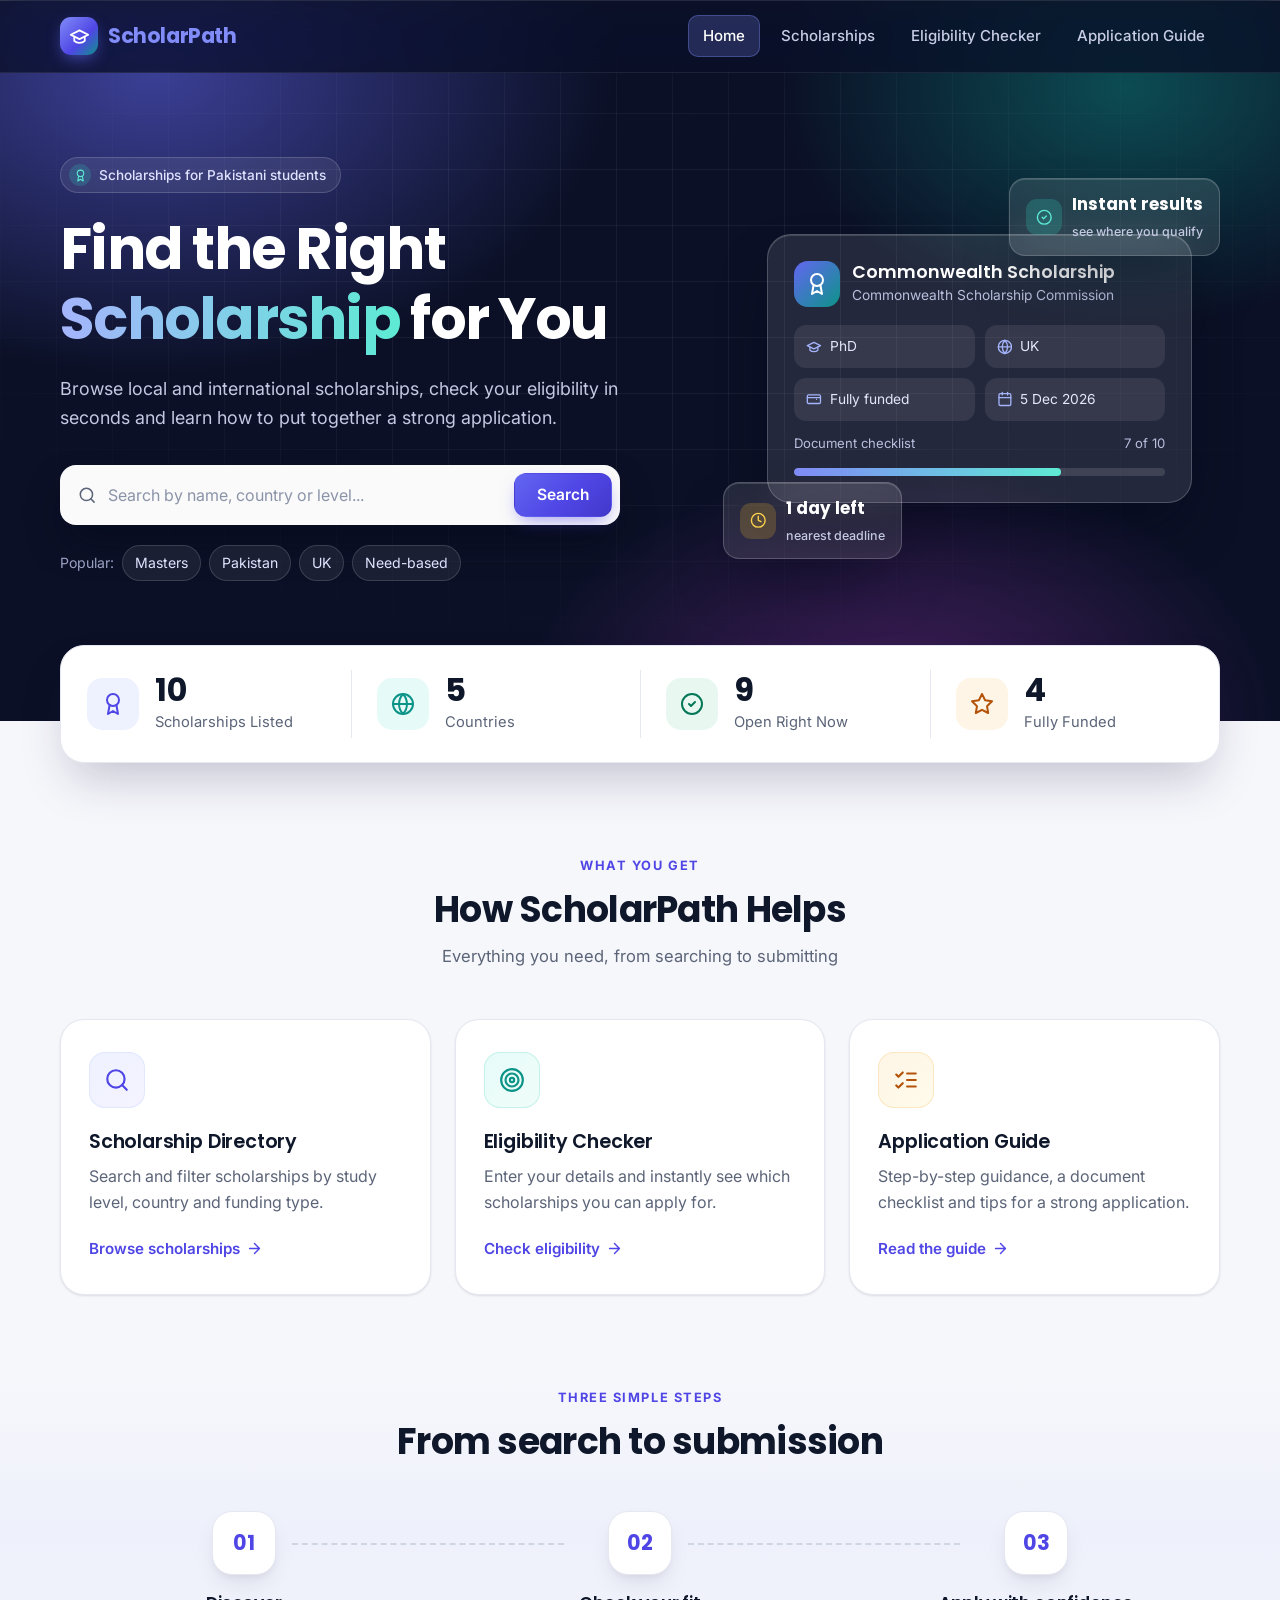
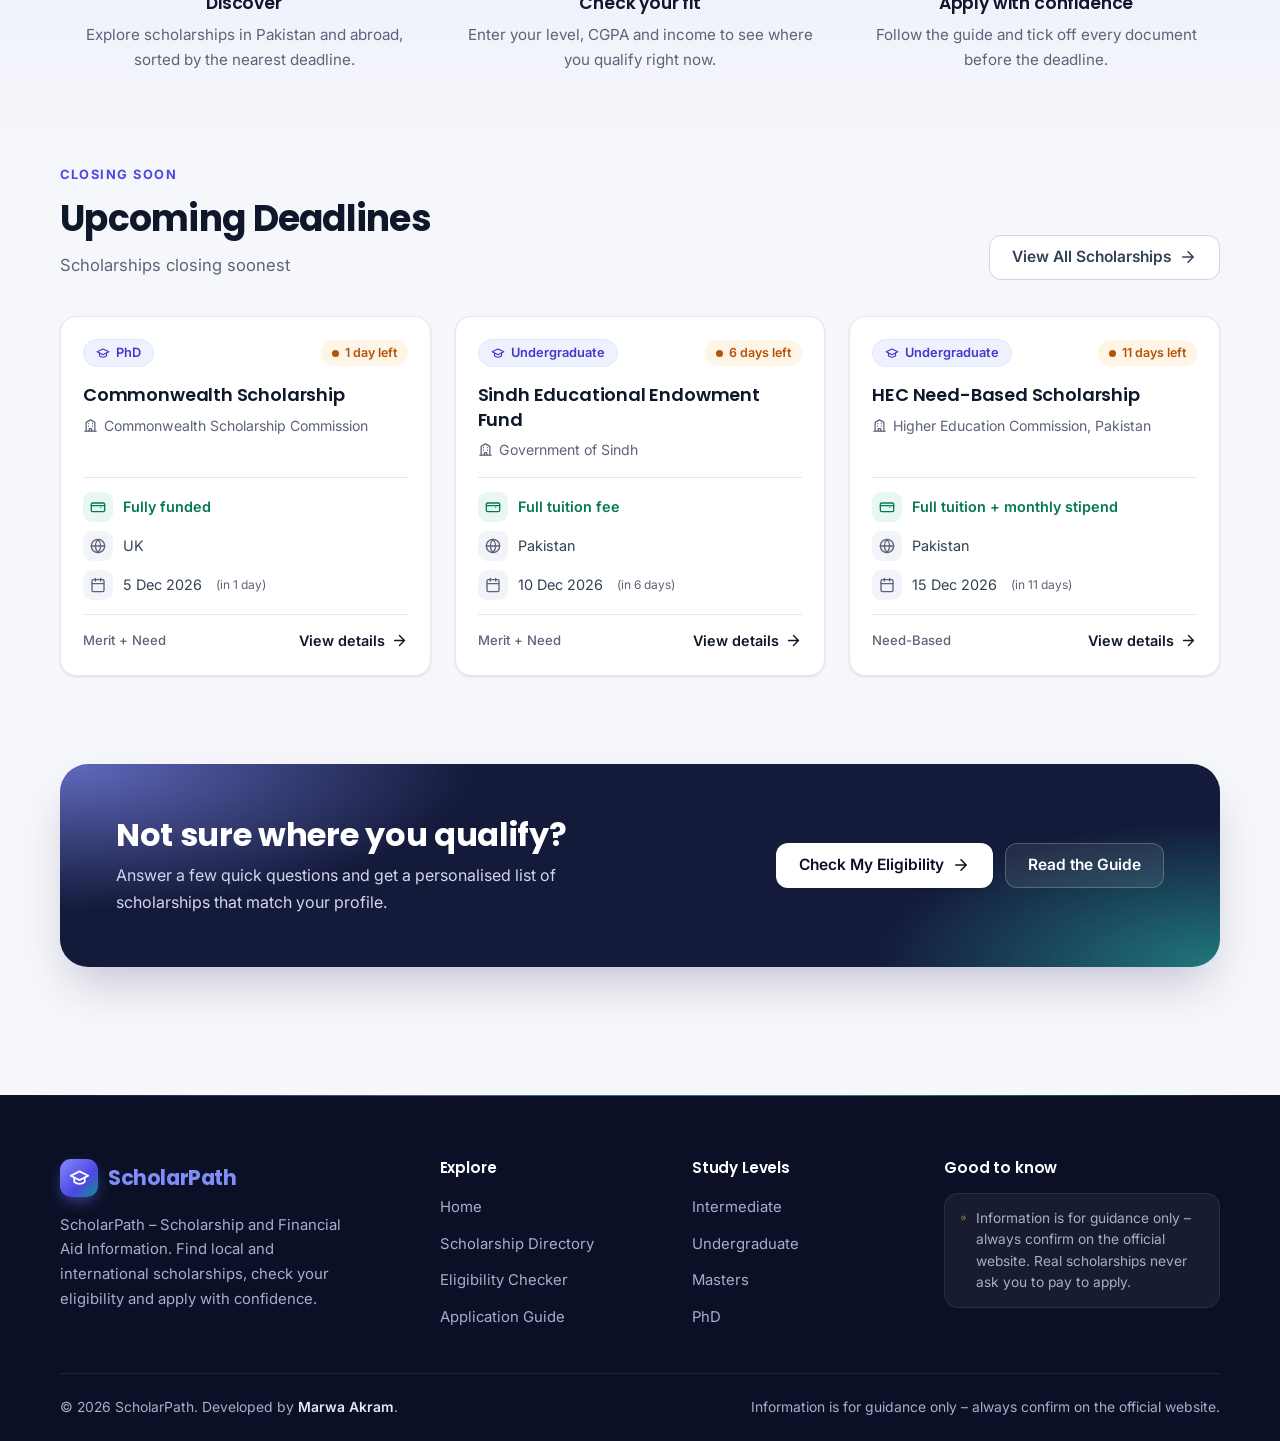
<file: index.html>
<!DOCTYPE html>
<html lang="en">
<head>
  <meta charset="UTF-8">
  <meta name="viewport" content="width=device-width, initial-scale=1.0">
  <title>ScholarPath – Find the Right Scholarship for You</title>
  <meta name="description" content="Browse local and international scholarships, check your eligibility in seconds and learn how to put together a strong application.">
  <meta name="theme-color" content="#0b1026">
  <link rel="preconnect" href="https://fonts.googleapis.com">
  <link rel="preconnect" href="https://fonts.gstatic.com" crossorigin>
  <link href="https://fonts.googleapis.com/css2?family=Inter:wght@400;500;600;700&family=Poppins:wght@500;600;700&display=swap" rel="stylesheet">
  <link rel="icon" href="data:image/svg+xml,%3Csvg xmlns='http://www.w3.org/2000/svg' viewBox='0 0 24 24'%3E%3Crect width='24' height='24' rx='6' fill='%234f46e5'/%3E%3Cpath d='M20 10.5 12 6.5l-8 4 8 4 8-4z' fill='none' stroke='white' stroke-width='1.8' stroke-linejoin='round'/%3E%3Cpath d='M7.5 12.5v3.5c2.5 2 6.5 2 9 0v-3.5' fill='none' stroke='white' stroke-width='1.8' stroke-linecap='round'/%3E%3C/svg%3E">
  <link rel="stylesheet" href="css/style.css">
  <script>document.documentElement.className += " js";</script>
</head>
<body>
  <a class="skip-link" href="#main">Skip to content</a>

  <header class="site-header">
    <nav class="navbar container" aria-label="Main navigation">
      <a href="index.html" class="logo" aria-label="ScholarPath home">
        <span class="logo-mark" data-icon="cap"></span><span>Scholar<span>Path</span></span>
      </a>
      <button class="menu-toggle" type="button" aria-label="Open menu" aria-expanded="false" aria-controls="nav-links">
        <span></span><span></span><span></span>
      </button>
      <ul class="nav-links" id="nav-links">
        <li><a href="index.html" class="active" aria-current="page">Home</a></li>
        <li><a href="directory.html">Scholarships</a></li>
        <li><a href="eligibility.html">Eligibility Checker</a></li>
        <li><a href="guide.html">Application Guide</a></li>
      </ul>
    </nav>
  </header>

  <main id="main">
    <section class="hero">
      <div class="container hero-grid">
        <div class="hero-copy">
          <span class="eyebrow"><span class="eyebrow-dot" data-icon="award"></span><span id="heroEyebrow">Scholarships for Pakistani students</span></span>
          <h1>Find the Right <span class="gradient-text">Scholarship</span> for You</h1>
          <p class="hero-lead">Browse local and international scholarships, check your eligibility in seconds and learn how to put together a strong application.</p>
          <form class="hero-search" id="heroSearch" role="search">
            <span class="ico" data-icon="search"></span>
            <label for="heroInput" class="sr-only">Search scholarships</label>
            <input type="text" id="heroInput" placeholder="Search by name, country or level...">
            <button type="submit" class="btn btn-primary">Search</button>
          </form>
          <div class="hero-tags">
            <span>Popular:</span>
            <a href="directory.html?search=Masters">Masters</a>
            <a href="directory.html?search=Pakistan">Pakistan</a>
            <a href="directory.html?search=UK">UK</a>
            <a href="directory.html?search=Need-Based">Need-based</a>
          </div>
        </div>

        <div class="hero-visual" aria-hidden="true">
          <div class="glass hv-main">
            <div class="hv-row">
              <span class="hv-avatar" data-icon="award"></span>
              <div>
                <div class="hv-title" id="hvTitle">Fulbright Scholarship</div>
                <div class="hv-sub" id="hvProvider">USEFP</div>
              </div>
            </div>
            <div class="hv-meta">
              <div class="hv-chip"><span data-icon="cap"></span><span id="hvLevel">Masters</span></div>
              <div class="hv-chip"><span data-icon="globe"></span><span id="hvCountry">USA</span></div>
              <div class="hv-chip"><span data-icon="wallet"></span><span id="hvAmount">Fully funded</span></div>
              <div class="hv-chip"><span data-icon="calendar"></span><span id="hvDeadline">1 Feb 2027</span></div>
            </div>
            <div>
              <div class="hv-foot"><span>Document checklist</span><span>7 of 10</span></div>
              <div class="hv-bar" style="margin-top:14px"><span></span></div>
            </div>
          </div>
          <div class="glass hv-float hv-float-1">
            <span class="badge-ico" data-icon="checkCircle"></span>
            <div><strong>Instant results</strong><small>see where you qualify</small></div>
          </div>
          <div class="glass hv-float hv-float-2">
            <span class="badge-ico" data-icon="clock"></span>
            <div><strong id="hvSoon">23 days left</strong><small>nearest deadline</small></div>
          </div>
        </div>
      </div>
    </section>

    <div class="container stats-wrap">
      <div class="stats reveal">
        <div class="stat"><span class="stat-ico" data-icon="award"></span><div><h3 id="statTotal">0</h3><p>Scholarships Listed</p></div></div>
        <div class="stat"><span class="stat-ico" data-icon="globe"></span><div><h3 id="statCountries">0</h3><p>Countries</p></div></div>
        <div class="stat"><span class="stat-ico" data-icon="checkCircle"></span><div><h3 id="statOpen">0</h3><p>Open Right Now</p></div></div>
        <div class="stat"><span class="stat-ico" data-icon="star"></span><div><h3 id="statFunded">0</h3><p>Fully Funded</p></div></div>
      </div>
    </div>

    <section>
      <div class="container">
        <div class="section-head reveal">
          <span class="kicker">What you get</span>
          <h2>How ScholarPath Helps</h2>
          <p>Everything you need, from searching to submitting</p>
        </div>
        <div class="features">
          <article class="feature reveal" style="--d:0">
            <span class="feature-ico" data-icon="search"></span>
            <h3>Scholarship Directory</h3>
            <p>Search and filter scholarships by study level, country and funding type.</p>
            <a href="directory.html" class="link-arrow">Browse scholarships <span data-icon="arrowRight"></span></a>
          </article>
          <article class="feature reveal" style="--d:1">
            <span class="feature-ico" data-icon="target"></span>
            <h3>Eligibility Checker</h3>
            <p>Enter your details and instantly see which scholarships you can apply for.</p>
            <a href="eligibility.html" class="link-arrow">Check eligibility <span data-icon="arrowRight"></span></a>
          </article>
          <article class="feature reveal" style="--d:2">
            <span class="feature-ico" data-icon="listChecks"></span>
            <h3>Application Guide</h3>
            <p>Step-by-step guidance, a document checklist and tips for a strong application.</p>
            <a href="guide.html" class="link-arrow">Read the guide <span data-icon="arrowRight"></span></a>
          </article>
        </div>
      </div>
    </section>

    <section class="how section-tight">
      <div class="container">
        <div class="section-head reveal">
          <span class="kicker">Three simple steps</span>
          <h2>From search to submission</h2>
        </div>
        <div class="how-steps">
          <div class="how-step reveal" style="--d:0">
            <div class="how-num">01</div>
            <h3>Discover</h3>
            <p>Explore scholarships in Pakistan and abroad, sorted by the nearest deadline.</p>
          </div>
          <div class="how-step reveal" style="--d:1">
            <div class="how-num">02</div>
            <h3>Check your fit</h3>
            <p>Enter your level, CGPA and income to see where you qualify right now.</p>
          </div>
          <div class="how-step reveal" style="--d:2">
            <div class="how-num">03</div>
            <h3>Apply with confidence</h3>
            <p>Follow the guide and tick off every document before the deadline.</p>
          </div>
        </div>
      </div>
    </section>

    <section class="section-tight">
      <div class="container">
        <div class="section-row reveal">
          <div class="section-head left">
            <span class="kicker">Closing soon</span>
            <h2>Upcoming Deadlines</h2>
            <p>Scholarships closing soonest</p>
          </div>
          <a href="directory.html" class="btn btn-outline">View All Scholarships <span data-icon="arrowRight" data-icon-class="icon-arrow"></span></a>
        </div>
        <div class="card-grid" id="upcoming"></div>
      </div>
    </section>

    <section class="section-tight">
      <div class="container">
        <div class="cta reveal">
          <div>
            <h2>Not sure where you qualify?</h2>
            <p>Answer a few quick questions and get a personalised list of scholarships that match your profile.</p>
          </div>
          <div class="cta-actions">
            <a href="eligibility.html" class="btn btn-light">Check My Eligibility <span data-icon="arrowRight" data-icon-class="icon-arrow"></span></a>
            <a href="guide.html" class="btn btn-ghost-light">Read the Guide</a>
          </div>
        </div>
      </div>
    </section>
  </main>

  <footer class="site-footer">
    <div class="container">
      <div class="footer-grid">
        <div class="footer-brand">
          <a href="index.html" class="logo"><span class="logo-mark" data-icon="cap"></span><span>Scholar<span>Path</span></span></a>
          <p>ScholarPath &ndash; Scholarship and Financial Aid Information. Find local and international scholarships, check your eligibility and apply with confidence.</p>
        </div>
        <div class="footer-col">
          <h4>Explore</h4>
          <ul>
            <li><a href="index.html">Home</a></li>
            <li><a href="directory.html">Scholarship Directory</a></li>
            <li><a href="eligibility.html">Eligibility Checker</a></li>
            <li><a href="guide.html">Application Guide</a></li>
          </ul>
        </div>
        <div class="footer-col">
          <h4>Study Levels</h4>
          <ul>
            <li><a href="directory.html?level=Intermediate">Intermediate</a></li>
            <li><a href="directory.html?level=Undergraduate">Undergraduate</a></li>
            <li><a href="directory.html?level=Masters">Masters</a></li>
            <li><a href="directory.html?level=PhD">PhD</a></li>
          </ul>
        </div>
        <div class="footer-col">
          <h4>Good to know</h4>
          <div class="footer-note"><span data-icon="info"></span><span>Information is for guidance only &ndash; always confirm on the official website. Real scholarships never ask you to pay to apply.</span></div>
        </div>
      </div>
      <div class="footer-bottom">
        <p>&copy; <span id="year">2026</span> ScholarPath. Developed by <strong>Marwa Akram</strong>.</p>
        <p>Information is for guidance only &ndash; always confirm on the official website.</p>
      </div>
    </div>
  </footer>

  <script src="js/data.js"></script>
  <script src="js/ui.js"></script>
  <script src="js/home.js"></script>
</body>
</html>
</file>
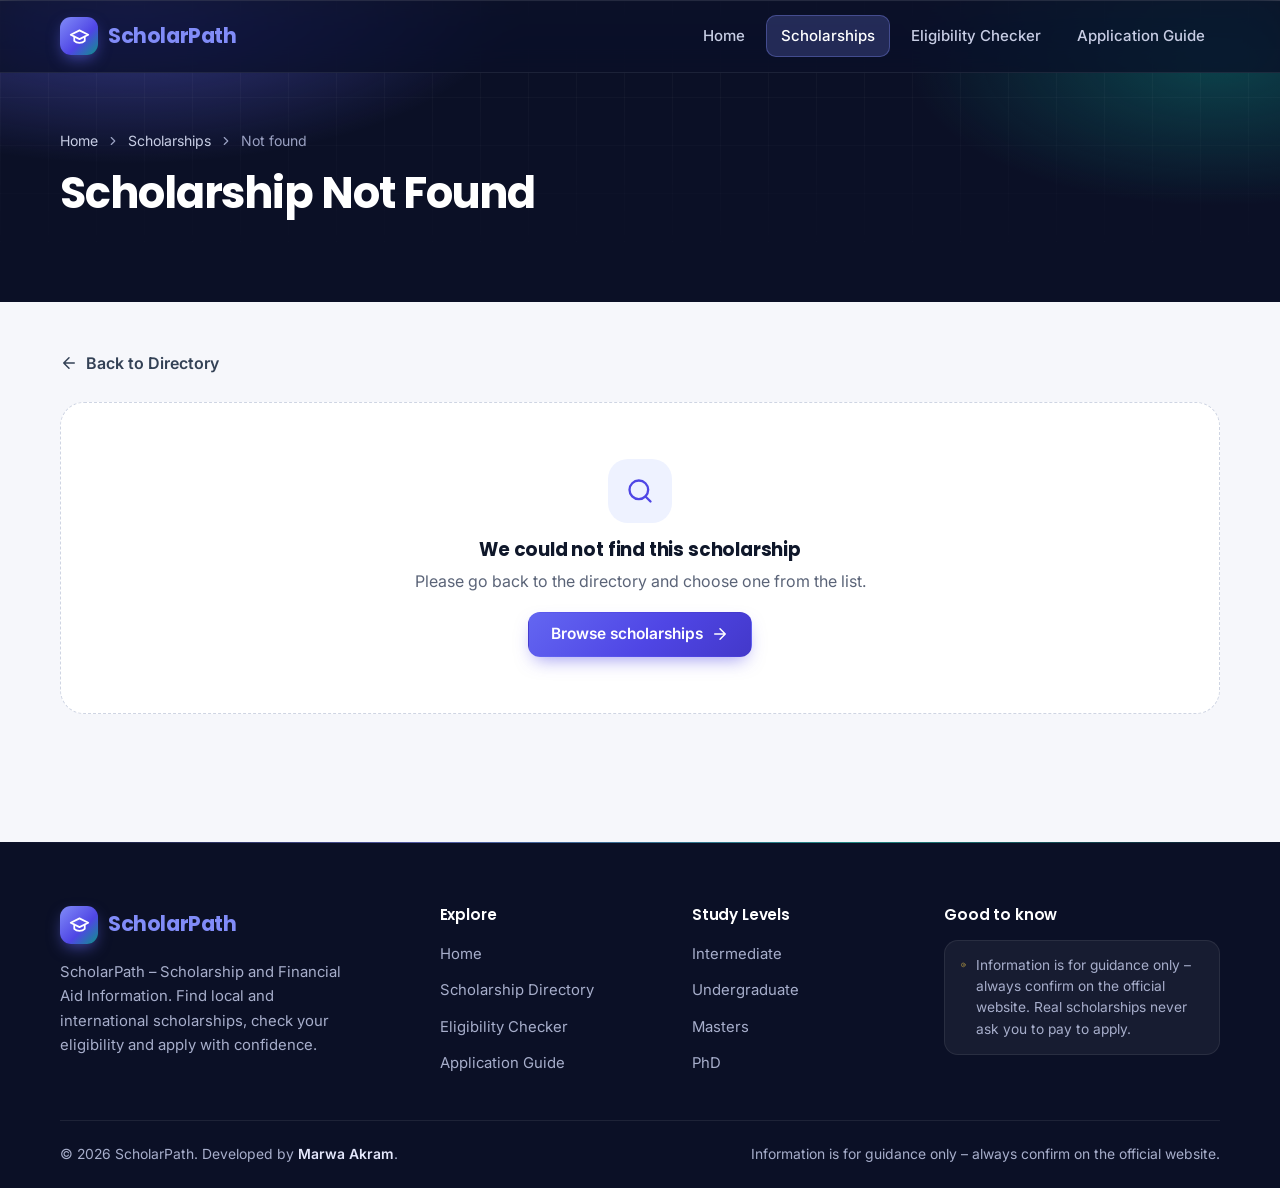
<file: details.html>
<!DOCTYPE html>
<html lang="en">
<head>
  <meta charset="UTF-8">
  <meta name="viewport" content="width=device-width, initial-scale=1.0">
  <title>ScholarPath – Scholarship Details</title>
  <meta name="description" content="Eligibility, required documents, funding and deadline for this scholarship.">
  <meta name="theme-color" content="#0b1026">
  <link rel="preconnect" href="https://fonts.googleapis.com">
  <link rel="preconnect" href="https://fonts.gstatic.com" crossorigin>
  <link href="https://fonts.googleapis.com/css2?family=Inter:wght@400;500;600;700&family=Poppins:wght@500;600;700&display=swap" rel="stylesheet">
  <link rel="icon" href="data:image/svg+xml,%3Csvg xmlns='http://www.w3.org/2000/svg' viewBox='0 0 24 24'%3E%3Crect width='24' height='24' rx='6' fill='%234f46e5'/%3E%3Cpath d='M20 10.5 12 6.5l-8 4 8 4 8-4z' fill='none' stroke='white' stroke-width='1.8' stroke-linejoin='round'/%3E%3Cpath d='M7.5 12.5v3.5c2.5 2 6.5 2 9 0v-3.5' fill='none' stroke='white' stroke-width='1.8' stroke-linecap='round'/%3E%3C/svg%3E">
  <link rel="stylesheet" href="css/style.css">
  <script>document.documentElement.className += " js";</script>
</head>
<body>
  <a class="skip-link" href="#main">Skip to content</a>

  <header class="site-header">
    <nav class="navbar container" aria-label="Main navigation">
      <a href="index.html" class="logo" aria-label="ScholarPath home">
        <span class="logo-mark" data-icon="cap"></span><span>Scholar<span>Path</span></span>
      </a>
      <button class="menu-toggle" type="button" aria-label="Open menu" aria-expanded="false" aria-controls="nav-links">
        <span></span><span></span><span></span>
      </button>
      <ul class="nav-links" id="nav-links">
        <li><a href="index.html">Home</a></li>
        <li><a href="directory.html" class="active" aria-current="page">Scholarships</a></li>
        <li><a href="eligibility.html">Eligibility Checker</a></li>
        <li><a href="guide.html">Application Guide</a></li>
      </ul>
    </nav>
  </header>

  <main id="main">
    <div class="page-header">
      <div class="container">
        <nav class="breadcrumb" aria-label="Breadcrumb"><a href="index.html">Home</a><span data-icon="chevronRight"></span><a href="directory.html">Scholarships</a><span data-icon="chevronRight"></span><span id="crumb">Details</span></nav>
        <h1 id="title">Scholarship Details</h1>
        <p id="subtitle"></p>
        <div class="header-tags" id="headerTags"></div>
      </div>
    </div>

    <section class="details-section">
      <div class="container">
        <a href="directory.html" class="back-link"><span data-icon="arrowLeft"></span>Back to Directory</a>
        <div id="content"></div>
      </div>
    </section>
  </main>

  <footer class="site-footer">
    <div class="container">
      <div class="footer-grid">
        <div class="footer-brand">
          <a href="index.html" class="logo"><span class="logo-mark" data-icon="cap"></span><span>Scholar<span>Path</span></span></a>
          <p>ScholarPath &ndash; Scholarship and Financial Aid Information. Find local and international scholarships, check your eligibility and apply with confidence.</p>
        </div>
        <div class="footer-col">
          <h4>Explore</h4>
          <ul>
            <li><a href="index.html">Home</a></li>
            <li><a href="directory.html">Scholarship Directory</a></li>
            <li><a href="eligibility.html">Eligibility Checker</a></li>
            <li><a href="guide.html">Application Guide</a></li>
          </ul>
        </div>
        <div class="footer-col">
          <h4>Study Levels</h4>
          <ul>
            <li><a href="directory.html?level=Intermediate">Intermediate</a></li>
            <li><a href="directory.html?level=Undergraduate">Undergraduate</a></li>
            <li><a href="directory.html?level=Masters">Masters</a></li>
            <li><a href="directory.html?level=PhD">PhD</a></li>
          </ul>
        </div>
        <div class="footer-col">
          <h4>Good to know</h4>
          <div class="footer-note"><span data-icon="info"></span><span>Information is for guidance only &ndash; always confirm on the official website. Real scholarships never ask you to pay to apply.</span></div>
        </div>
      </div>
      <div class="footer-bottom">
        <p>&copy; <span id="year">2026</span> ScholarPath. Developed by <strong>Marwa Akram</strong>.</p>
        <p>Information is for guidance only &ndash; always confirm on the official website.</p>
      </div>
    </div>
  </footer>

  <script src="js/data.js"></script>
  <script src="js/ui.js"></script>
  <script src="js/details.js"></script>
</body>
</html>
</file>
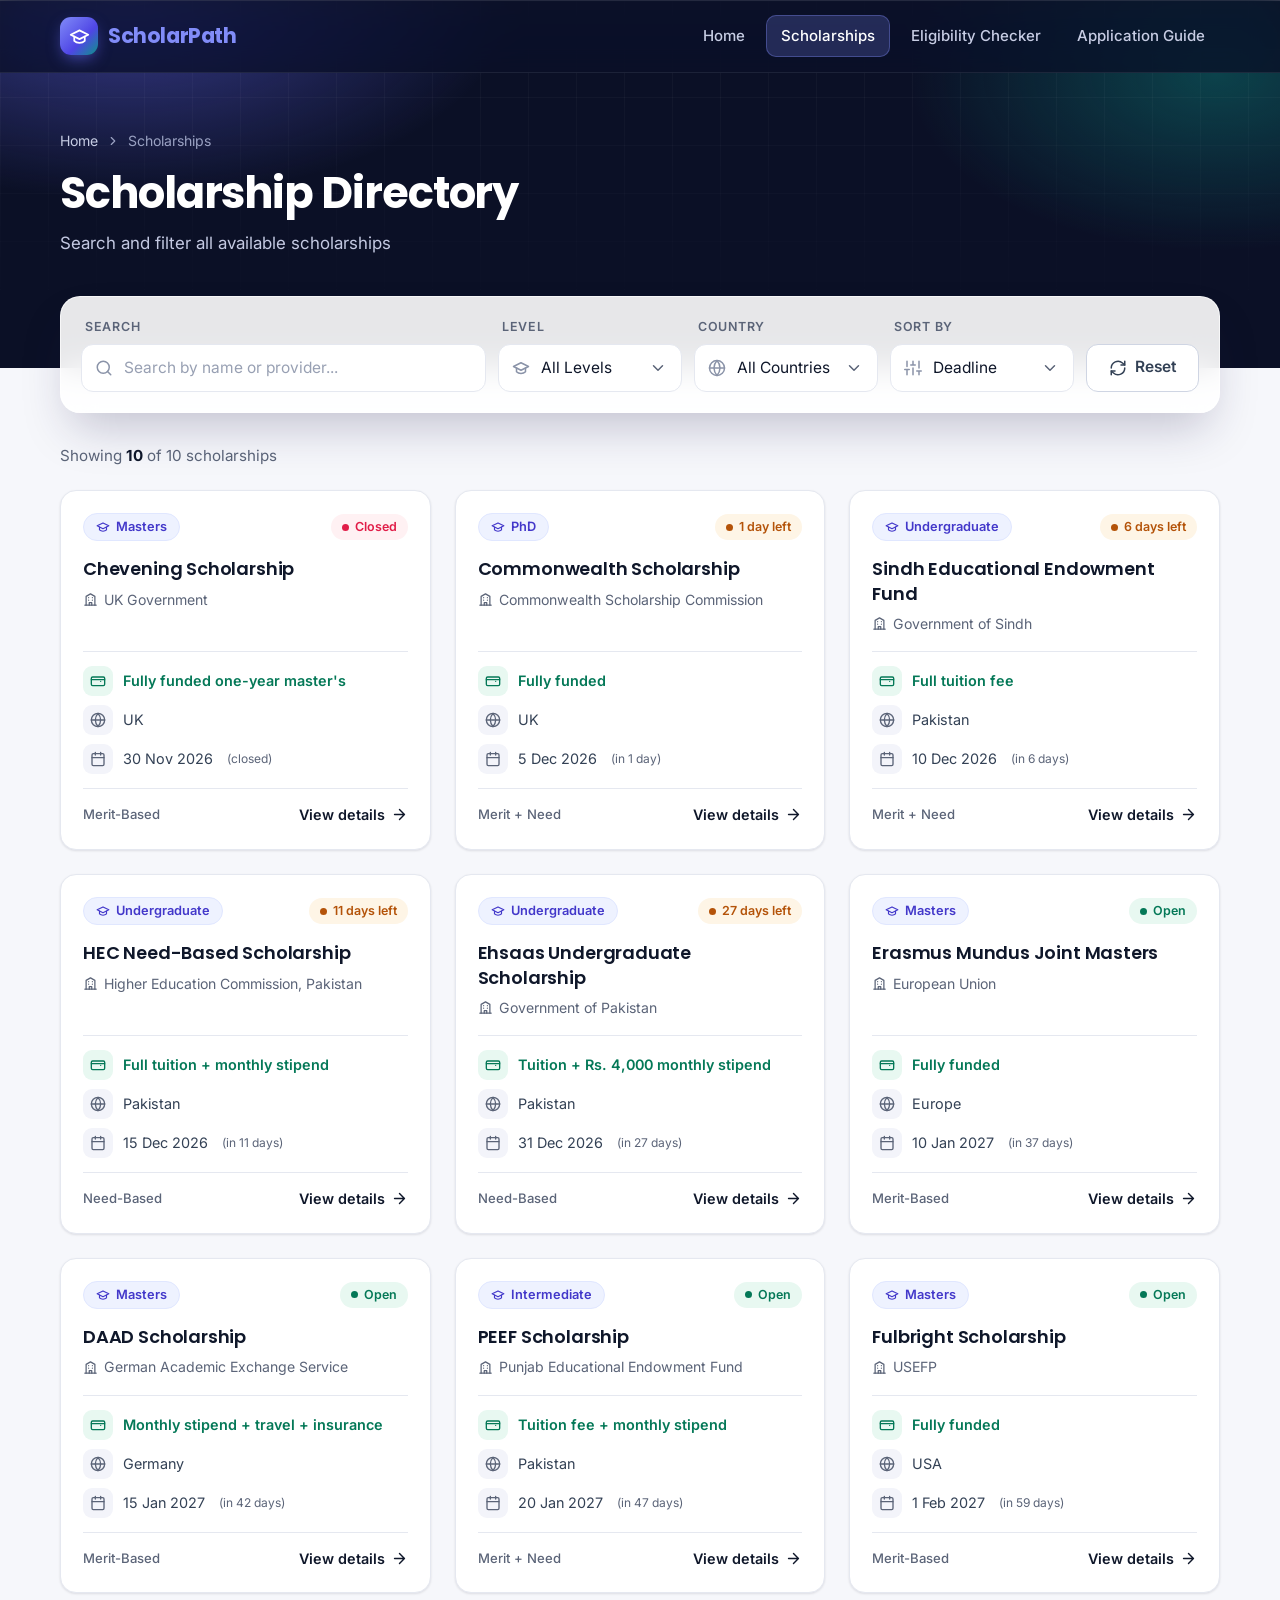
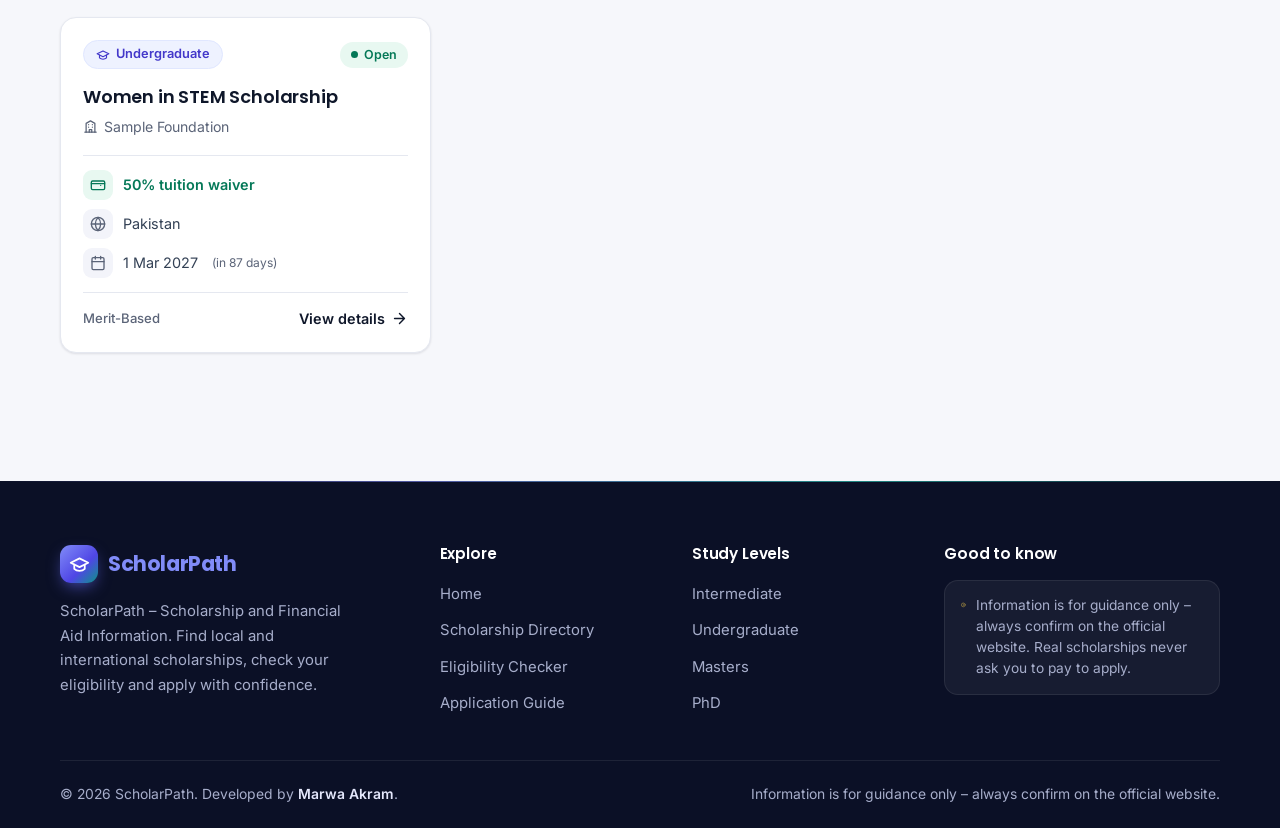
<file: directory.html>
<!DOCTYPE html>
<html lang="en">
<head>
  <meta charset="UTF-8">
  <meta name="viewport" content="width=device-width, initial-scale=1.0">
  <title>ScholarPath – Scholarship Directory</title>
  <meta name="description" content="Search and filter all available scholarships by level, country and deadline.">
  <meta name="theme-color" content="#0b1026">
  <link rel="preconnect" href="https://fonts.googleapis.com">
  <link rel="preconnect" href="https://fonts.gstatic.com" crossorigin>
  <link href="https://fonts.googleapis.com/css2?family=Inter:wght@400;500;600;700&family=Poppins:wght@500;600;700&display=swap" rel="stylesheet">
  <link rel="icon" href="data:image/svg+xml,%3Csvg xmlns='http://www.w3.org/2000/svg' viewBox='0 0 24 24'%3E%3Crect width='24' height='24' rx='6' fill='%234f46e5'/%3E%3Cpath d='M20 10.5 12 6.5l-8 4 8 4 8-4z' fill='none' stroke='white' stroke-width='1.8' stroke-linejoin='round'/%3E%3Cpath d='M7.5 12.5v3.5c2.5 2 6.5 2 9 0v-3.5' fill='none' stroke='white' stroke-width='1.8' stroke-linecap='round'/%3E%3C/svg%3E">
  <link rel="stylesheet" href="css/style.css">
  <script>document.documentElement.className += " js";</script>
</head>
<body>
  <a class="skip-link" href="#main">Skip to content</a>

  <header class="site-header">
    <nav class="navbar container" aria-label="Main navigation">
      <a href="index.html" class="logo" aria-label="ScholarPath home">
        <span class="logo-mark" data-icon="cap"></span><span>Scholar<span>Path</span></span>
      </a>
      <button class="menu-toggle" type="button" aria-label="Open menu" aria-expanded="false" aria-controls="nav-links">
        <span></span><span></span><span></span>
      </button>
      <ul class="nav-links" id="nav-links">
        <li><a href="index.html">Home</a></li>
        <li><a href="directory.html" class="active" aria-current="page">Scholarships</a></li>
        <li><a href="eligibility.html">Eligibility Checker</a></li>
        <li><a href="guide.html">Application Guide</a></li>
      </ul>
    </nav>
  </header>

  <main id="main">
    <div class="page-header has-overlap">
      <div class="container">
        <nav class="breadcrumb" aria-label="Breadcrumb"><a href="index.html">Home</a><span data-icon="chevronRight"></span><span>Scholarships</span></nav>
        <h1>Scholarship Directory</h1>
        <p>Search and filter all available scholarships</p>
      </div>
    </div>

    <section class="section-tight">
      <div class="container">
        <div class="filter-wrap">
          <form class="filters" id="filters" role="search" onsubmit="return false">
            <div class="filter-field filter-search">
              <label for="search">Search</label>
              <div class="input-icon">
                <span class="ico" data-icon="search"></span>
                <input type="text" id="search" placeholder="Search by name or provider..." autocomplete="off">
              </div>
            </div>
            <div class="filter-field">
              <label for="level">Level</label>
              <div class="input-icon">
                <span class="ico" data-icon="cap"></span>
                <select id="level">
                  <option value="">All Levels</option>
                  <option>Intermediate</option>
                  <option>Undergraduate</option>
                  <option>Masters</option>
                  <option>PhD</option>
                </select>
              </div>
            </div>
            <div class="filter-field">
              <label for="country">Country</label>
              <div class="input-icon">
                <span class="ico" data-icon="globe"></span>
                <select id="country">
                  <option value="">All Countries</option>
                </select>
              </div>
            </div>
            <div class="filter-field">
              <label for="sort">Sort by</label>
              <div class="input-icon">
                <span class="ico" data-icon="sliders"></span>
                <select id="sort">
                  <option value="deadline">Deadline</option>
                  <option value="name">Name A–Z</option>
                </select>
              </div>
            </div>
            <div class="filter-field filter-reset">
              <button type="button" class="btn btn-outline btn-block" id="resetFilters" style="height:48px"><span data-icon="refresh"></span>Reset</button>
            </div>
          </form>
        </div>

        <div class="results-bar">
          <p class="result-count" id="count" aria-live="polite"></p>
          <div class="active-filters" id="activeFilters"></div>
        </div>
        <div class="card-grid" id="list"></div>
      </div>
    </section>
  </main>

  <footer class="site-footer">
    <div class="container">
      <div class="footer-grid">
        <div class="footer-brand">
          <a href="index.html" class="logo"><span class="logo-mark" data-icon="cap"></span><span>Scholar<span>Path</span></span></a>
          <p>ScholarPath &ndash; Scholarship and Financial Aid Information. Find local and international scholarships, check your eligibility and apply with confidence.</p>
        </div>
        <div class="footer-col">
          <h4>Explore</h4>
          <ul>
            <li><a href="index.html">Home</a></li>
            <li><a href="directory.html">Scholarship Directory</a></li>
            <li><a href="eligibility.html">Eligibility Checker</a></li>
            <li><a href="guide.html">Application Guide</a></li>
          </ul>
        </div>
        <div class="footer-col">
          <h4>Study Levels</h4>
          <ul>
            <li><a href="directory.html?level=Intermediate">Intermediate</a></li>
            <li><a href="directory.html?level=Undergraduate">Undergraduate</a></li>
            <li><a href="directory.html?level=Masters">Masters</a></li>
            <li><a href="directory.html?level=PhD">PhD</a></li>
          </ul>
        </div>
        <div class="footer-col">
          <h4>Good to know</h4>
          <div class="footer-note"><span data-icon="info"></span><span>Information is for guidance only &ndash; always confirm on the official website. Real scholarships never ask you to pay to apply.</span></div>
        </div>
      </div>
      <div class="footer-bottom">
        <p>&copy; <span id="year">2026</span> ScholarPath. Developed by <strong>Marwa Akram</strong>.</p>
        <p>Information is for guidance only &ndash; always confirm on the official website.</p>
      </div>
    </div>
  </footer>

  <script src="js/data.js"></script>
  <script src="js/ui.js"></script>
  <script src="js/directory.js"></script>
</body>
</html>
</file>
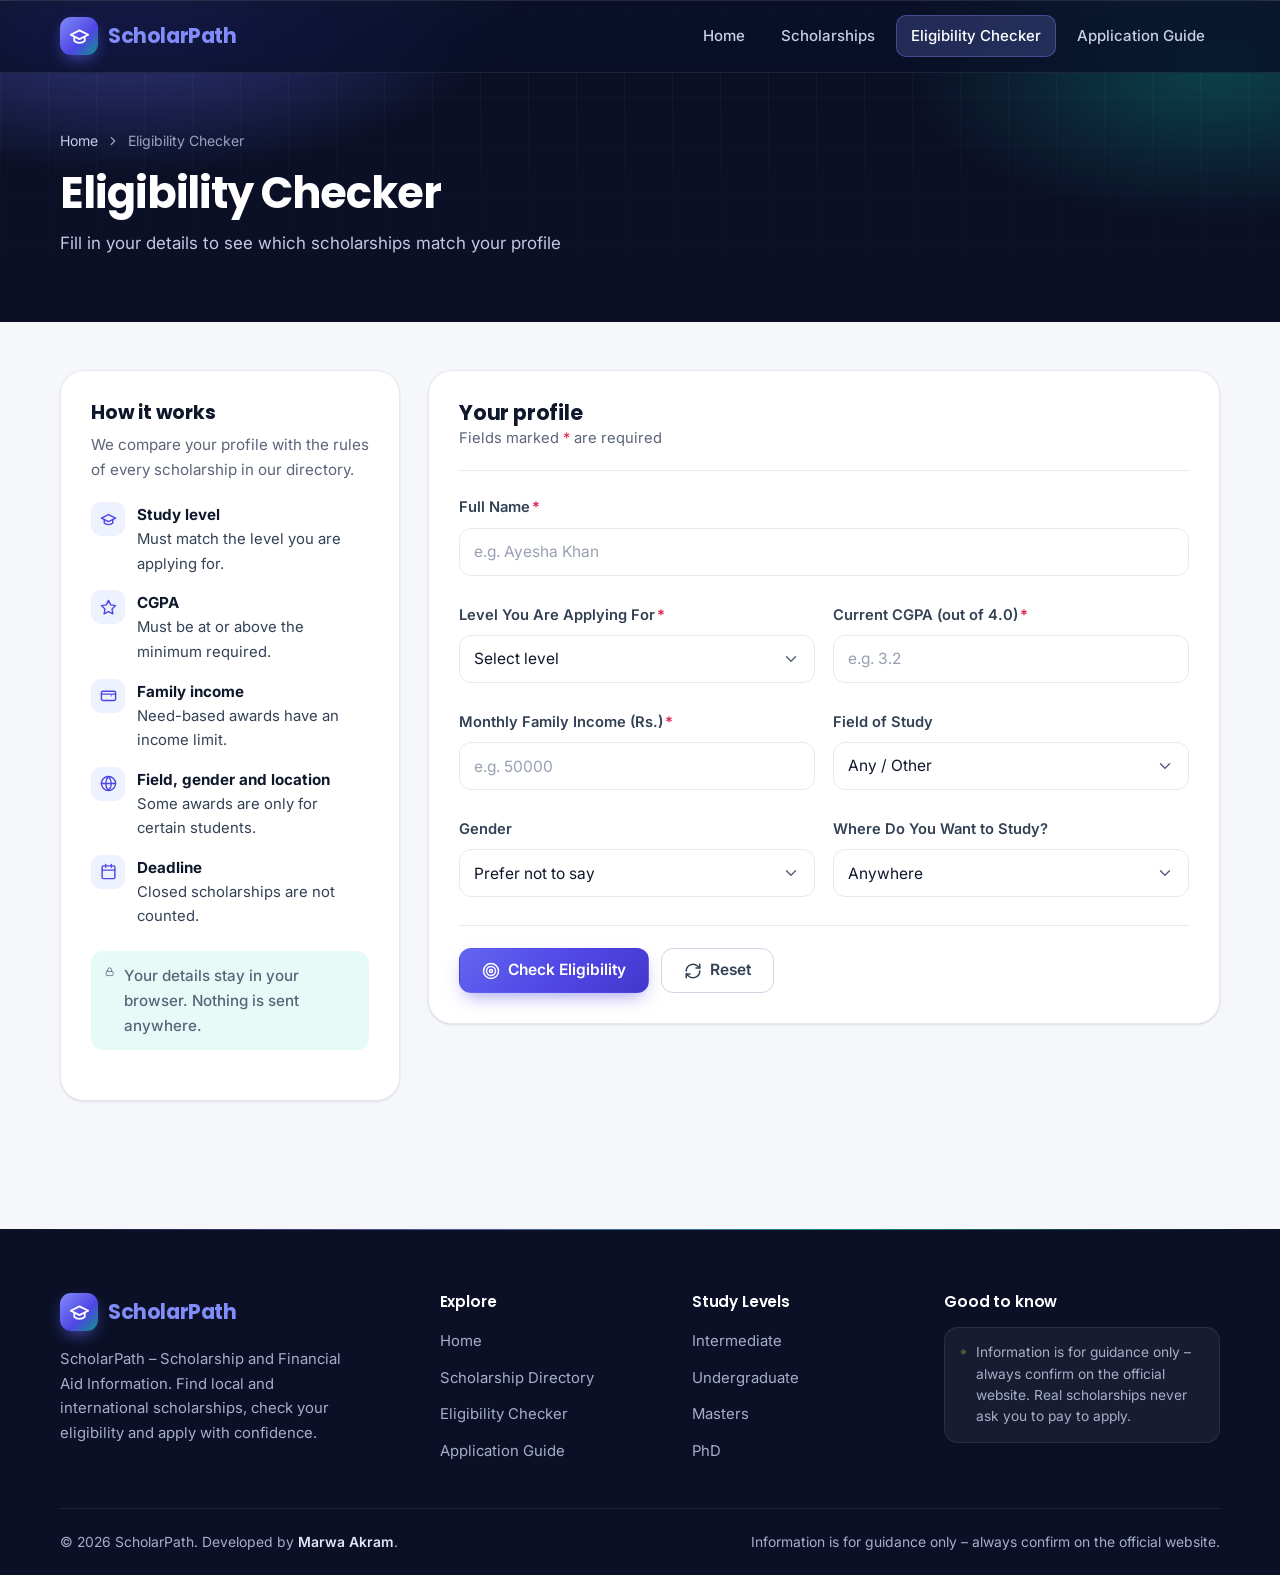
<file: eligibility.html>
<!DOCTYPE html>
<html lang="en">
<head>
  <meta charset="UTF-8">
  <meta name="viewport" content="width=device-width, initial-scale=1.0">
  <title>ScholarPath – Eligibility Checker</title>
  <meta name="description" content="Fill in your details to see which scholarships match your profile.">
  <meta name="theme-color" content="#0b1026">
  <link rel="preconnect" href="https://fonts.googleapis.com">
  <link rel="preconnect" href="https://fonts.gstatic.com" crossorigin>
  <link href="https://fonts.googleapis.com/css2?family=Inter:wght@400;500;600;700&family=Poppins:wght@500;600;700&display=swap" rel="stylesheet">
  <link rel="icon" href="data:image/svg+xml,%3Csvg xmlns='http://www.w3.org/2000/svg' viewBox='0 0 24 24'%3E%3Crect width='24' height='24' rx='6' fill='%234f46e5'/%3E%3Cpath d='M20 10.5 12 6.5l-8 4 8 4 8-4z' fill='none' stroke='white' stroke-width='1.8' stroke-linejoin='round'/%3E%3Cpath d='M7.5 12.5v3.5c2.5 2 6.5 2 9 0v-3.5' fill='none' stroke='white' stroke-width='1.8' stroke-linecap='round'/%3E%3C/svg%3E">
  <link rel="stylesheet" href="css/style.css">
  <script>document.documentElement.className += " js";</script>
</head>
<body>
  <a class="skip-link" href="#main">Skip to content</a>

  <header class="site-header">
    <nav class="navbar container" aria-label="Main navigation">
      <a href="index.html" class="logo" aria-label="ScholarPath home">
        <span class="logo-mark" data-icon="cap"></span><span>Scholar<span>Path</span></span>
      </a>
      <button class="menu-toggle" type="button" aria-label="Open menu" aria-expanded="false" aria-controls="nav-links">
        <span></span><span></span><span></span>
      </button>
      <ul class="nav-links" id="nav-links">
        <li><a href="index.html">Home</a></li>
        <li><a href="directory.html">Scholarships</a></li>
        <li><a href="eligibility.html" class="active" aria-current="page">Eligibility Checker</a></li>
        <li><a href="guide.html">Application Guide</a></li>
      </ul>
    </nav>
  </header>

  <main id="main">
    <div class="page-header">
      <div class="container">
        <nav class="breadcrumb" aria-label="Breadcrumb"><a href="index.html">Home</a><span data-icon="chevronRight"></span><span>Eligibility Checker</span></nav>
        <h1>Eligibility Checker</h1>
        <p>Fill in your details to see which scholarships match your profile</p>
      </div>
    </div>

    <section class="details-section">
      <div class="container">
        <div class="elig-layout">
          <aside class="panel elig-aside reveal">
            <h2>How it works</h2>
            <p>We compare your profile with the rules of every scholarship in our directory.</p>
            <ul class="elig-points">
              <li><span class="ico" data-icon="cap"></span><div><strong>Study level</strong>Must match the level you are applying for.</div></li>
              <li><span class="ico" data-icon="star"></span><div><strong>CGPA</strong>Must be at or above the minimum required.</div></li>
              <li><span class="ico" data-icon="wallet"></span><div><strong>Family income</strong>Need-based awards have an income limit.</div></li>
              <li><span class="ico" data-icon="globe"></span><div><strong>Field, gender and location</strong>Some awards are only for certain students.</div></li>
              <li><span class="ico" data-icon="calendar"></span><div><strong>Deadline</strong>Closed scholarships are not counted.</div></li>
            </ul>
            <p class="privacy-note"><span data-icon="lock"></span>Your details stay in your browser. Nothing is sent anywhere.</p>
          </aside>

          <div>
            <form class="panel" id="eligibilityForm" novalidate>
              <div class="form-head">
                <div>
                  <h2>Your profile</h2>
                  <p>Fields marked <span style="color:var(--rose)">*</span> are required</p>
                </div>
              </div>
              <div class="form-alert" id="formAlert" role="alert"><span data-icon="alert"></span><span>Please fix the highlighted fields and try again.</span></div>
              <div class="form-grid">
                <div class="form-group full" data-field="name">
                  <label for="name">Full Name<span class="req">*</span></label>
                  <div class="control">
                    <input type="text" id="name" placeholder="e.g. Ayesha Khan" autocomplete="name" aria-describedby="nameError">
                    <span class="state-ico good" data-icon="checkCircle"></span><span class="state-ico bad" data-icon="alert"></span>
                  </div>
                  <span class="error" id="nameError" aria-live="polite"></span>
                </div>
                <div class="form-group" data-field="level">
                  <label for="level">Level You Are Applying For<span class="req">*</span></label>
                  <div class="control">
                    <select id="level" aria-describedby="levelError">
                      <option value="">Select level</option>
                      <option>Intermediate</option>
                      <option>Undergraduate</option>
                      <option>Masters</option>
                      <option>PhD</option>
                    </select>
                    <span class="state-ico good" data-icon="checkCircle"></span><span class="state-ico bad" data-icon="alert"></span>
                  </div>
                  <span class="error" id="levelError" aria-live="polite"></span>
                </div>
                <div class="form-group" data-field="gpa">
                  <label for="gpa">Current CGPA (out of 4.0)<span class="req">*</span></label>
                  <div class="control">
                    <input type="number" id="gpa" step="0.01" min="0" max="4" placeholder="e.g. 3.2" inputmode="decimal" aria-describedby="gpaError">
                    <span class="state-ico good" data-icon="checkCircle"></span><span class="state-ico bad" data-icon="alert"></span>
                  </div>
                  <span class="error" id="gpaError" aria-live="polite"></span>
                </div>
                <div class="form-group" data-field="income">
                  <label for="income">Monthly Family Income (Rs.)<span class="req">*</span></label>
                  <div class="control">
                    <input type="number" id="income" min="0" placeholder="e.g. 50000" inputmode="numeric" aria-describedby="incomeError">
                    <span class="state-ico good" data-icon="checkCircle"></span><span class="state-ico bad" data-icon="alert"></span>
                  </div>
                  <span class="error" id="incomeError" aria-live="polite"></span>
                </div>
                <div class="form-group">
                  <label for="field">Field of Study</label>
                  <div class="control">
                    <select id="field">
                      <option value="Any">Any / Other</option>
                      <option>Science</option>
                      <option>Engineering</option>
                      <option>Business</option>
                      <option>Arts</option>
                    </select>
                  </div>
                </div>
                <div class="form-group">
                  <label for="gender">Gender</label>
                  <div class="control">
                    <select id="gender">
                      <option value="">Prefer not to say</option>
                      <option>Female</option>
                      <option>Male</option>
                    </select>
                  </div>
                </div>
                <div class="form-group">
                  <label for="where">Where Do You Want to Study?</label>
                  <div class="control">
                    <select id="where">
                      <option value="any">Anywhere</option>
                      <option value="local">Pakistan only</option>
                      <option value="abroad">Abroad only</option>
                    </select>
                  </div>
                </div>
              </div>
              <div class="form-actions">
                <button type="submit" class="btn btn-primary"><span data-icon="target"></span>Check Eligibility</button>
                <button type="reset" class="btn btn-outline" id="resetBtn"><span data-icon="refresh"></span>Reset</button>
              </div>
            </form>

            <div id="results" tabindex="-1"></div>
          </div>
        </div>
      </div>
    </section>
  </main>

  <footer class="site-footer">
    <div class="container">
      <div class="footer-grid">
        <div class="footer-brand">
          <a href="index.html" class="logo"><span class="logo-mark" data-icon="cap"></span><span>Scholar<span>Path</span></span></a>
          <p>ScholarPath &ndash; Scholarship and Financial Aid Information. Find local and international scholarships, check your eligibility and apply with confidence.</p>
        </div>
        <div class="footer-col">
          <h4>Explore</h4>
          <ul>
            <li><a href="index.html">Home</a></li>
            <li><a href="directory.html">Scholarship Directory</a></li>
            <li><a href="eligibility.html">Eligibility Checker</a></li>
            <li><a href="guide.html">Application Guide</a></li>
          </ul>
        </div>
        <div class="footer-col">
          <h4>Study Levels</h4>
          <ul>
            <li><a href="directory.html?level=Intermediate">Intermediate</a></li>
            <li><a href="directory.html?level=Undergraduate">Undergraduate</a></li>
            <li><a href="directory.html?level=Masters">Masters</a></li>
            <li><a href="directory.html?level=PhD">PhD</a></li>
          </ul>
        </div>
        <div class="footer-col">
          <h4>Good to know</h4>
          <div class="footer-note"><span data-icon="info"></span><span>Information is for guidance only &ndash; always confirm on the official website. Real scholarships never ask you to pay to apply.</span></div>
        </div>
      </div>
      <div class="footer-bottom">
        <p>&copy; <span id="year">2026</span> ScholarPath. Developed by <strong>Marwa Akram</strong>.</p>
        <p>Information is for guidance only &ndash; always confirm on the official website.</p>
      </div>
    </div>
  </footer>

  <script src="js/data.js"></script>
  <script src="js/ui.js"></script>
  <script src="js/eligibility.js"></script>
</body>
</html>
</file>
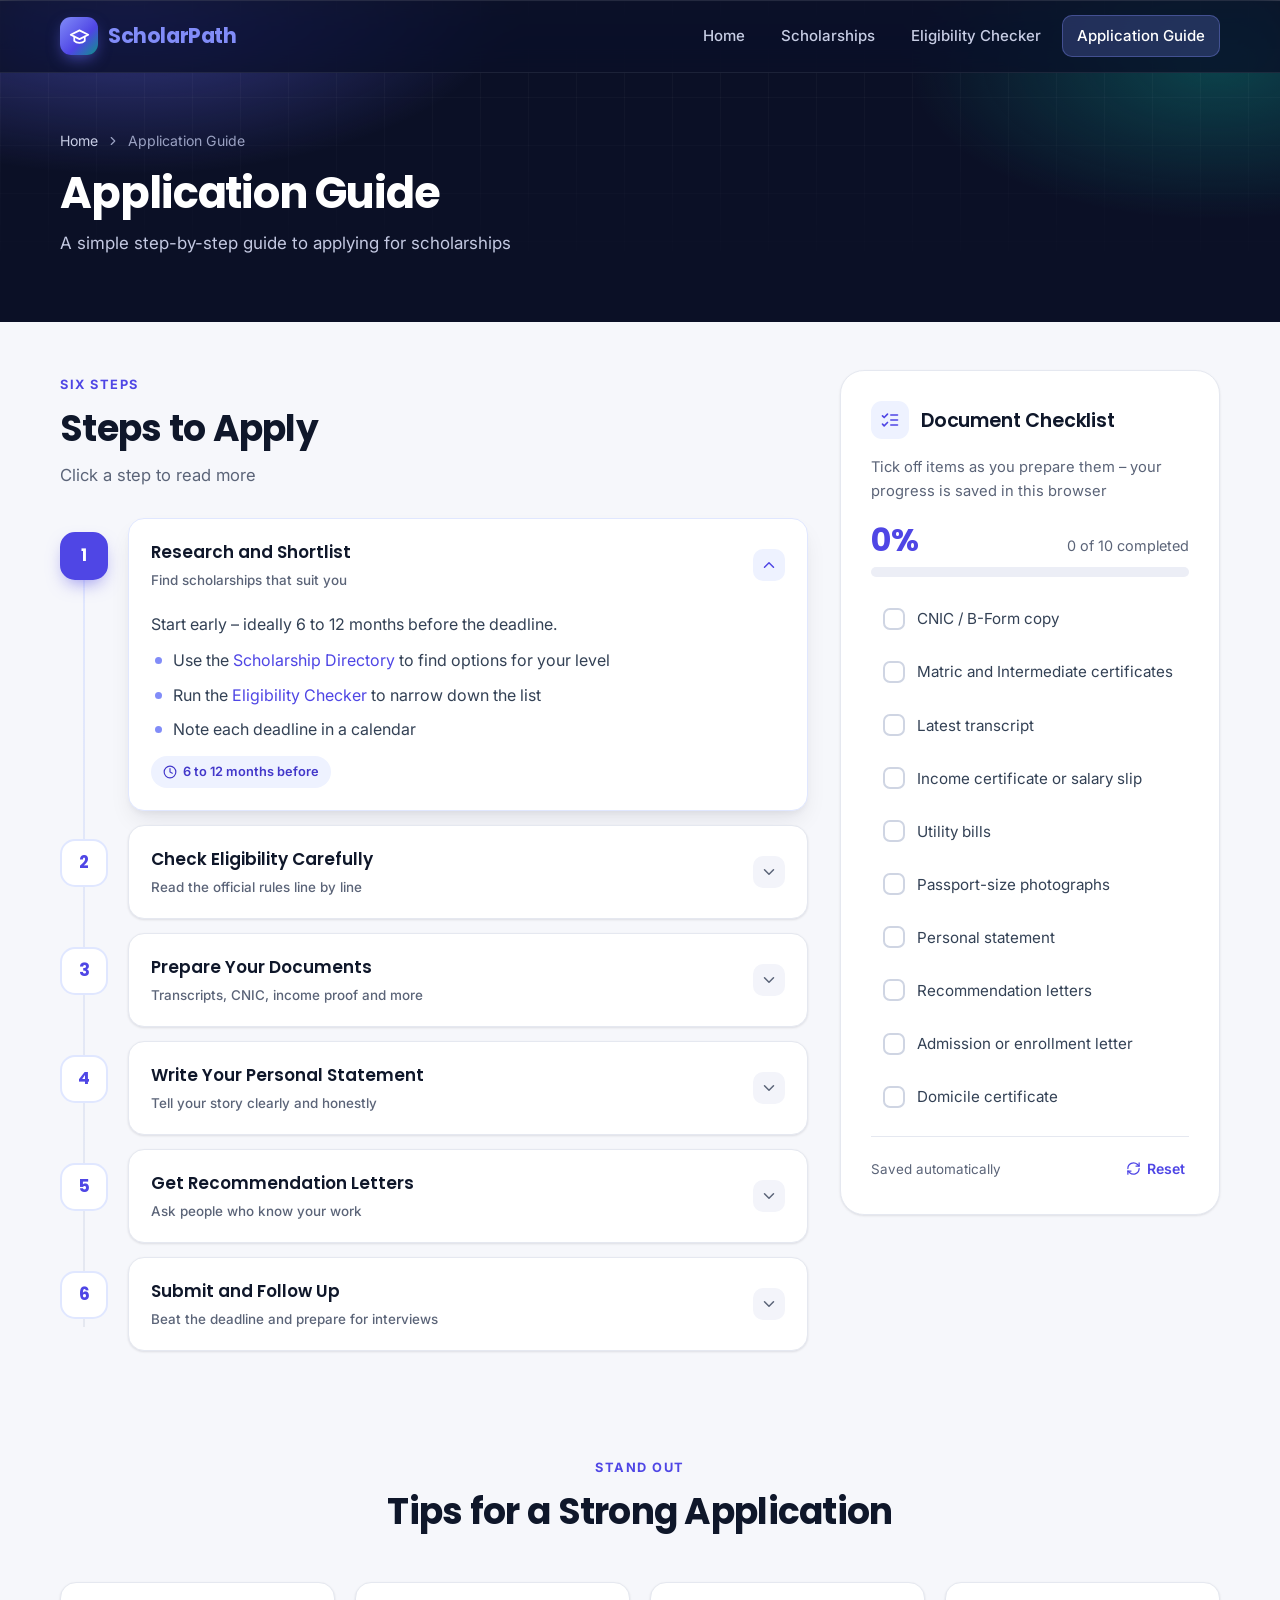
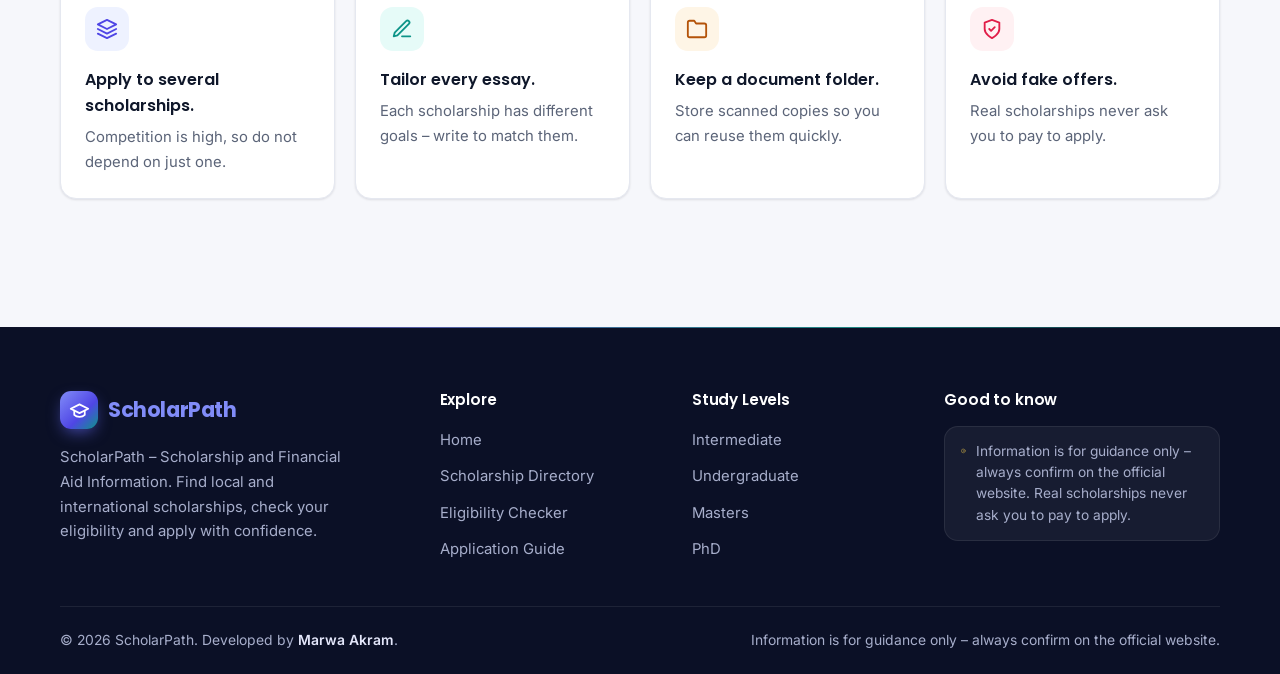
<file: guide.html>
<!DOCTYPE html>
<html lang="en">
<head>
  <meta charset="UTF-8">
  <meta name="viewport" content="width=device-width, initial-scale=1.0">
  <title>ScholarPath – Application Guide</title>
  <meta name="description" content="A simple step-by-step guide to applying for scholarships, with a document checklist and tips.">
  <meta name="theme-color" content="#0b1026">
  <link rel="preconnect" href="https://fonts.googleapis.com">
  <link rel="preconnect" href="https://fonts.gstatic.com" crossorigin>
  <link href="https://fonts.googleapis.com/css2?family=Inter:wght@400;500;600;700&family=Poppins:wght@500;600;700&display=swap" rel="stylesheet">
  <link rel="icon" href="data:image/svg+xml,%3Csvg xmlns='http://www.w3.org/2000/svg' viewBox='0 0 24 24'%3E%3Crect width='24' height='24' rx='6' fill='%234f46e5'/%3E%3Cpath d='M20 10.5 12 6.5l-8 4 8 4 8-4z' fill='none' stroke='white' stroke-width='1.8' stroke-linejoin='round'/%3E%3Cpath d='M7.5 12.5v3.5c2.5 2 6.5 2 9 0v-3.5' fill='none' stroke='white' stroke-width='1.8' stroke-linecap='round'/%3E%3C/svg%3E">
  <link rel="stylesheet" href="css/style.css">
  <script>document.documentElement.className += " js";</script>
</head>
<body>
  <a class="skip-link" href="#main">Skip to content</a>

  <header class="site-header">
    <nav class="navbar container" aria-label="Main navigation">
      <a href="index.html" class="logo" aria-label="ScholarPath home">
        <span class="logo-mark" data-icon="cap"></span><span>Scholar<span>Path</span></span>
      </a>
      <button class="menu-toggle" type="button" aria-label="Open menu" aria-expanded="false" aria-controls="nav-links">
        <span></span><span></span><span></span>
      </button>
      <ul class="nav-links" id="nav-links">
        <li><a href="index.html">Home</a></li>
        <li><a href="directory.html">Scholarships</a></li>
        <li><a href="eligibility.html">Eligibility Checker</a></li>
        <li><a href="guide.html" class="active" aria-current="page">Application Guide</a></li>
      </ul>
    </nav>
  </header>

  <main id="main">
    <div class="page-header">
      <div class="container">
        <nav class="breadcrumb" aria-label="Breadcrumb"><a href="index.html">Home</a><span data-icon="chevronRight"></span><span>Application Guide</span></nav>
        <h1>Application Guide</h1>
        <p>A simple step-by-step guide to applying for scholarships</p>
      </div>
    </div>

    <section class="details-section">
      <div class="container guide-layout">
        <div>
          <div class="section-head left reveal" style="margin-bottom:28px">
            <span class="kicker">Six steps</span>
            <h2>Steps to Apply</h2>
            <p>Click a step to read more</p>
          </div>
          <ol class="timeline">
            <li class="step open reveal">
              <span class="step-num">1</span>
              <div class="step-card">
                <button class="step-head" type="button" aria-expanded="true" aria-controls="step1">
                  <span>Research and Shortlist<small>Find scholarships that suit you</small></span>
                  <span class="arrow" data-icon="chevronDown"></span>
                </button>
                <div class="step-body" id="step1" role="region"><div><div class="inner">
                  <p>Start early – ideally 6 to 12 months before the deadline.</p>
                  <ul>
                    <li>Use the <a href="directory.html">Scholarship Directory</a> to find options for your level</li>
                    <li>Run the <a href="eligibility.html">Eligibility Checker</a> to narrow down the list</li>
                    <li>Note each deadline in a calendar</li>
                  </ul>
                  <span class="step-time"><span data-icon="clock"></span>6 to 12 months before</span>
                </div></div></div>
              </div>
            </li>
            <li class="step reveal">
              <span class="step-num">2</span>
              <div class="step-card">
                <button class="step-head" type="button" aria-expanded="false" aria-controls="step2">
                  <span>Check Eligibility Carefully<small>Read the official rules line by line</small></span>
                  <span class="arrow" data-icon="chevronDown"></span>
                </button>
                <div class="step-body" id="step2" role="region"><div><div class="inner">
                  <p>Read the official criteria line by line. Check CGPA, income limits, age limits, nationality and field of study before you spend time on an application.</p>
                  <span class="step-time"><span data-icon="clock"></span>1 to 2 days per scholarship</span>
                </div></div></div>
              </div>
            </li>
            <li class="step reveal">
              <span class="step-num">3</span>
              <div class="step-card">
                <button class="step-head" type="button" aria-expanded="false" aria-controls="step3">
                  <span>Prepare Your Documents<small>Transcripts, CNIC, income proof and more</small></span>
                  <span class="arrow" data-icon="chevronDown"></span>
                </button>
                <div class="step-body" id="step3" role="region"><div><div class="inner">
                  <p>Collect attested copies of your transcripts, CNIC, income certificate and other documents. Scan them clearly as PDFs and name the files properly.</p>
                  <span class="step-time"><span data-icon="clock"></span>2 to 4 weeks</span>
                </div></div></div>
              </div>
            </li>
            <li class="step reveal">
              <span class="step-num">4</span>
              <div class="step-card">
                <button class="step-head" type="button" aria-expanded="false" aria-controls="step4">
                  <span>Write Your Personal Statement<small>Tell your story clearly and honestly</small></span>
                  <span class="arrow" data-icon="chevronDown"></span>
                </button>
                <div class="step-body" id="step4" role="region"><div><div class="inner">
                  <ul>
                    <li>Explain your goals and why this scholarship matters to you</li>
                    <li>Give real examples instead of general claims</li>
                    <li>Stay within the word limit and proofread twice</li>
                  </ul>
                  <span class="step-time"><span data-icon="clock"></span>1 to 2 weeks</span>
                </div></div></div>
              </div>
            </li>
            <li class="step reveal">
              <span class="step-num">5</span>
              <div class="step-card">
                <button class="step-head" type="button" aria-expanded="false" aria-controls="step5">
                  <span>Get Recommendation Letters<small>Ask people who know your work</small></span>
                  <span class="arrow" data-icon="chevronDown"></span>
                </button>
                <div class="step-body" id="step5" role="region"><div><div class="inner">
                  <p>Ask teachers or employers who know your work well. Give them at least three weeks and share your CV and the scholarship details with them.</p>
                  <span class="step-time"><span data-icon="clock"></span>At least 3 weeks</span>
                </div></div></div>
              </div>
            </li>
            <li class="step reveal">
              <span class="step-num">6</span>
              <div class="step-card">
                <button class="step-head" type="button" aria-expanded="false" aria-controls="step6">
                  <span>Submit and Follow Up<small>Beat the deadline and prepare for interviews</small></span>
                  <span class="arrow" data-icon="chevronDown"></span>
                </button>
                <div class="step-body" id="step6" role="region"><div><div class="inner">
                  <p>Submit a few days before the deadline to avoid last-minute problems. Save your confirmation email and prepare for an interview if one is part of the process.</p>
                  <span class="step-time"><span data-icon="clock"></span>A few days before the deadline</span>
                </div></div></div>
              </div>
            </li>
          </ol>
        </div>

        <aside class="panel checklist-card reveal" aria-labelledby="checklistTitle">
          <h2 class="panel-title" id="checklistTitle"><span class="ico" data-icon="listChecks"></span>Document Checklist</h2>
          <p style="color:var(--muted); font-size:0.92rem; margin-bottom:20px">Tick off items as you prepare them – your progress is saved in this browser</p>
          <div class="progress-head">
            <strong id="progressPercent">0%</strong>
            <span id="progressText">0 of 0 completed</span>
          </div>
          <div class="progress" role="progressbar" aria-labelledby="progressText" aria-valuemin="0" aria-valuemax="100" aria-valuenow="0" id="progress">
            <div class="progress-bar" id="progressBar"></div>
          </div>
          <p class="progress-done" id="progressDone"><span data-icon="checkCircle"></span>All documents ready. Good luck!</p>
          <div class="check-items" id="checklist"></div>
          <div class="checklist-foot">
            <span>Saved automatically</span>
            <button type="button" class="text-btn" id="resetChecklist"><span data-icon="refresh"></span>Reset</button>
          </div>
        </aside>
      </div>
    </section>

    <section class="section-tight">
      <div class="container">
        <div class="section-head reveal">
          <span class="kicker">Stand out</span>
          <h2>Tips for a Strong Application</h2>
        </div>
        <div class="tips">
          <div class="tip reveal" style="--d:0"><span class="ico" data-icon="layers"></span><strong>Apply to several scholarships.</strong><p>Competition is high, so do not depend on just one.</p></div>
          <div class="tip reveal" style="--d:1"><span class="ico" data-icon="pen"></span><strong>Tailor every essay.</strong><p>Each scholarship has different goals – write to match them.</p></div>
          <div class="tip reveal" style="--d:2"><span class="ico" data-icon="folder"></span><strong>Keep a document folder.</strong><p>Store scanned copies so you can reuse them quickly.</p></div>
          <div class="tip reveal" style="--d:3"><span class="ico" data-icon="shield"></span><strong>Avoid fake offers.</strong><p>Real scholarships never ask you to pay to apply.</p></div>
        </div>
      </div>
    </section>
  </main>

  <footer class="site-footer">
    <div class="container">
      <div class="footer-grid">
        <div class="footer-brand">
          <a href="index.html" class="logo"><span class="logo-mark" data-icon="cap"></span><span>Scholar<span>Path</span></span></a>
          <p>ScholarPath &ndash; Scholarship and Financial Aid Information. Find local and international scholarships, check your eligibility and apply with confidence.</p>
        </div>
        <div class="footer-col">
          <h4>Explore</h4>
          <ul>
            <li><a href="index.html">Home</a></li>
            <li><a href="directory.html">Scholarship Directory</a></li>
            <li><a href="eligibility.html">Eligibility Checker</a></li>
            <li><a href="guide.html">Application Guide</a></li>
          </ul>
        </div>
        <div class="footer-col">
          <h4>Study Levels</h4>
          <ul>
            <li><a href="directory.html?level=Intermediate">Intermediate</a></li>
            <li><a href="directory.html?level=Undergraduate">Undergraduate</a></li>
            <li><a href="directory.html?level=Masters">Masters</a></li>
            <li><a href="directory.html?level=PhD">PhD</a></li>
          </ul>
        </div>
        <div class="footer-col">
          <h4>Good to know</h4>
          <div class="footer-note"><span data-icon="info"></span><span>Information is for guidance only &ndash; always confirm on the official website. Real scholarships never ask you to pay to apply.</span></div>
        </div>
      </div>
      <div class="footer-bottom">
        <p>&copy; <span id="year">2026</span> ScholarPath. Developed by <strong>Marwa Akram</strong>.</p>
        <p>Information is for guidance only &ndash; always confirm on the official website.</p>
      </div>
    </div>
  </footer>

  <script src="js/data.js"></script>
  <script src="js/ui.js"></script>
  <script src="js/guide.js"></script>
</body>
</html>
</file>
<file: css/style.css>
/* =========================================================
   ScholarPath - main stylesheet
   
   ========================================================= */

/* ---------- Design tokens ---------- */
:root {
  --ink: #0b1026;
  --ink-2: #141a3a;
  --primary: #4f46e5;
  --primary-600: #4338ca;
  --primary-400: #818cf8;
  --primary-50: #eef2ff;
  --primary-100: #e0e7ff;
  --teal: #0d9488;
  --teal-50: #e6fbf8;
  --amber: #b45309;
  --amber-50: #fef5e6;
  --rose: #e11d48;
  --rose-50: #fff1f3;
  --green: #047857;
  --green-50: #e8f8f1;

  --bg: #f6f7fb;
  --surface: #ffffff;
  --text: #0f172a;
  --text-2: #334155;
  --muted: #5b6478;
  --border: #e5e8f0;
  --border-strong: #cfd5e3;

  --radius-sm: 10px;
  --radius: 16px;
  --radius-lg: 24px;
  --shadow-sm: 0 1px 2px rgba(15, 23, 42, 0.05), 0 1px 3px rgba(15, 23, 42, 0.06);
  --shadow: 0 4px 6px -2px rgba(15, 23, 42, 0.05), 0 12px 24px -6px rgba(15, 23, 42, 0.10);
  --shadow-lg: 0 24px 48px -12px rgba(30, 27, 75, 0.25);
  --ring: 0 0 0 4px rgba(79, 70, 229, 0.18);

  --font-body: "Inter", system-ui, -apple-system, "Segoe UI", Roboto, sans-serif;
  --font-head: "Poppins", "Inter", system-ui, sans-serif;
  --header-h: 72px;
  --ease: cubic-bezier(0.22, 1, 0.36, 1);
}

/* ---------- Base ---------- */
*, *::before, *::after { box-sizing: border-box; }
* { margin: 0; padding: 0; }
html { scroll-behavior: smooth; -webkit-text-size-adjust: 100%; }
body {
  font-family: var(--font-body);
  font-size: 16px;
  line-height: 1.65;
  color: var(--text);
  background: var(--bg);
  -webkit-font-smoothing: antialiased;
  text-rendering: optimizeLegibility;
  overflow-x: hidden;
}
img, svg { display: block; max-width: 100%; }
a { color: var(--primary); text-decoration: none; transition: color 0.2s; }
a:hover { color: var(--primary-600); }
h1, h2, h3, h4 { font-family: var(--font-head); line-height: 1.2; color: var(--text); letter-spacing: -0.01em; }
ul, ol { list-style: none; }
button, input, select { font: inherit; color: inherit; }
:focus-visible { outline: 3px solid var(--primary-400); outline-offset: 2px; border-radius: 6px; }

.container { width: min(1160px, 100% - 40px); margin-inline: auto; }
.icon { width: 1.15em; height: 1.15em; flex-shrink: 0; }
.ico { display: inline-flex; }
.sr-only {
  position: absolute; width: 1px; height: 1px; overflow: hidden;
  clip: rect(0 0 0 0); white-space: nowrap;
}
.skip-link {
  position: absolute; left: 16px; top: -60px; z-index: 100;
  background: var(--primary); color: #fff; padding: 10px 16px; border-radius: 8px;
  font-weight: 600; transition: top 0.2s;
}
.skip-link:focus { top: 12px; color: #fff; }

/* ---------- Buttons ---------- */
.btn {
  display: inline-flex; align-items: center; justify-content: center; gap: 8px;
  padding: 12px 22px;
  border: 1.5px solid transparent;
  border-radius: 12px;
  font-weight: 600; font-size: 0.97rem; line-height: 1.2;
  cursor: pointer;
  transition: transform 0.2s var(--ease), box-shadow 0.2s, background 0.2s, color 0.2s, border-color 0.2s;
  white-space: nowrap;
}
.btn .icon { width: 18px; height: 18px; transition: transform 0.2s var(--ease); }
.btn:hover .icon-arrow { transform: translateX(3px); }
.btn-primary {
  background: linear-gradient(135deg, #6366f1, var(--primary) 55%, var(--primary-600));
  color: #fff;
  box-shadow: 0 8px 18px -6px rgba(79, 70, 229, 0.55);
}
.btn-primary:hover { color: #fff; transform: translateY(-2px); box-shadow: 0 14px 24px -8px rgba(79, 70, 229, 0.6); }
.btn-primary:active { transform: translateY(0); }
.btn-light { background: #fff; color: var(--ink); box-shadow: var(--shadow-sm); }
.btn-light:hover { color: var(--primary-600); transform: translateY(-2px); }
.btn-outline { background: var(--surface); border-color: var(--border-strong); color: var(--text-2); }
.btn-outline:hover { border-color: var(--primary); color: var(--primary); background: var(--primary-50); }
.btn-ghost-light { background: rgba(255, 255, 255, 0.08); border-color: rgba(255, 255, 255, 0.22); color: #fff; }
.btn-ghost-light:hover { background: rgba(255, 255, 255, 0.16); color: #fff; }
.btn-sm { padding: 9px 16px; font-size: 0.9rem; border-radius: 10px; }
.btn-block { width: 100%; }

/* ---------- Header / navbar ---------- */
.site-header {
  position: sticky; top: 0; z-index: 50;
  background: rgba(11, 16, 38, 0.78);
  -webkit-backdrop-filter: saturate(160%) blur(16px);
  backdrop-filter: saturate(160%) blur(16px);
  border-bottom: 1px solid rgba(255, 255, 255, 0.08);
  transition: box-shadow 0.3s, background 0.3s;
}
.site-header.scrolled { background: rgba(11, 16, 38, 0.9); box-shadow: 0 10px 30px -12px rgba(2, 6, 23, 0.55); }
.navbar { display: flex; align-items: center; justify-content: space-between; height: var(--header-h); }
.logo {
  display: inline-flex; align-items: center; gap: 10px;
  font-family: var(--font-head); font-size: 1.3rem; font-weight: 700; color: #fff;
  letter-spacing: -0.02em;
}
.logo:hover { color: #fff; }
.logo span:last-child { color: var(--primary-400); }
.logo-mark {
  display: grid; place-items: center;
  width: 38px; height: 38px; border-radius: 11px;
  background: linear-gradient(135deg, #818cf8, #4f46e5 60%, #0d9488);
  box-shadow: 0 6px 16px -4px rgba(99, 102, 241, 0.7);
}
.logo-mark .icon { width: 21px; height: 21px; color: #fff; }

.nav-links { display: flex; align-items: center; gap: 6px; }
.nav-links a {
  display: block; padding: 9px 15px; border-radius: 10px;
  color: #c7cde4; font-size: 0.94rem; font-weight: 500;
  transition: background 0.2s, color 0.2s;
}
.nav-links a:hover { color: #fff; background: rgba(255, 255, 255, 0.08); }
.nav-links a.active { color: #fff; background: rgba(129, 140, 248, 0.22); box-shadow: inset 0 0 0 1px rgba(129, 140, 248, 0.35); }

.menu-toggle {
  display: none;
  width: 44px; height: 44px; border-radius: 12px;
  border: 1px solid rgba(255, 255, 255, 0.16);
  background: rgba(255, 255, 255, 0.06);
  cursor: pointer; position: relative;
}
.menu-toggle span {
  position: absolute; left: 12px; right: 12px; height: 2px; border-radius: 2px; background: #fff;
  transition: transform 0.3s var(--ease), opacity 0.2s, top 0.3s var(--ease);
}
.menu-toggle span:nth-child(1) { top: 15px; }
.menu-toggle span:nth-child(2) { top: 21px; }
.menu-toggle span:nth-child(3) { top: 27px; }
.menu-toggle[aria-expanded="true"] span:nth-child(1) { top: 21px; transform: rotate(45deg); }
.menu-toggle[aria-expanded="true"] span:nth-child(2) { opacity: 0; }
.menu-toggle[aria-expanded="true"] span:nth-child(3) { top: 21px; transform: rotate(-45deg); }

/* ---------- Hero (home) ---------- */
.hero {
  position: relative; overflow: hidden; isolation: isolate;
  background:
    radial-gradient(60% 70% at 12% 10%, rgba(99, 102, 241, 0.55), transparent 60%),
    radial-gradient(45% 55% at 88% 12%, rgba(13, 148, 136, 0.45), transparent 60%),
    radial-gradient(50% 60% at 70% 100%, rgba(217, 70, 239, 0.28), transparent 60%),
    var(--ink);
  color: #fff;
  padding: 84px 0 140px;
  margin-top: calc(var(--header-h) * -1);
  padding-top: calc(var(--header-h) + 84px);
}
.hero::before {
  content: ""; position: absolute; inset: 0; z-index: -1;
  background-image:
    linear-gradient(rgba(255, 255, 255, 0.05) 1px, transparent 1px),
    linear-gradient(90deg, rgba(255, 255, 255, 0.05) 1px, transparent 1px);
  background-size: 56px 56px;
  -webkit-mask-image: radial-gradient(ellipse 80% 70% at 50% 40%, #000 30%, transparent 75%);
  mask-image: radial-gradient(ellipse 80% 70% at 50% 40%, #000 30%, transparent 75%);
}
.hero-grid { display: grid; grid-template-columns: 1.1fr 0.9fr; gap: 56px; align-items: center; }
.eyebrow {
  display: inline-flex; align-items: center; gap: 8px;
  padding: 6px 14px 6px 8px; border-radius: 999px;
  background: rgba(255, 255, 255, 0.08); border: 1px solid rgba(255, 255, 255, 0.16);
  color: #dfe3ff; font-size: 0.85rem; font-weight: 500; margin-bottom: 22px;
}
.eyebrow-dot { width: 22px; height: 22px; border-radius: 999px; display: grid; place-items: center; background: rgba(45, 212, 191, 0.2); color: #5eead4; }
.eyebrow-dot .icon { width: 13px; height: 13px; }
.hero h1 { color: #fff; font-size: clamp(2.2rem, 4.6vw, 3.6rem); font-weight: 700; letter-spacing: -0.03em; margin-bottom: 20px; }
.gradient-text {
  background: linear-gradient(90deg, #a5b4fc, #5eead4);
  -webkit-background-clip: text; background-clip: text; color: transparent;
}
.hero-lead { font-size: 1.12rem; color: #c4c9e2; max-width: 560px; margin-bottom: 32px; }

.hero-search {
  display: flex; align-items: center; gap: 8px;
  max-width: 560px; padding: 8px;
  background: rgba(255, 255, 255, 0.98);
  border-radius: 16px;
  box-shadow: 0 20px 40px -12px rgba(2, 6, 23, 0.6);
}
.hero-search .ico { color: var(--muted); padding-left: 10px; }
.hero-search input[type="text"] { flex: 1; min-width: 0; height: 44px; border: 0; outline: 0; box-shadow: none; background: transparent; padding: 0 4px; font-size: 1rem; color: var(--text); }
.hero-search input::placeholder { color: #8a93a8; }
.hero-tags { display: flex; flex-wrap: wrap; align-items: center; gap: 8px; margin-top: 20px; font-size: 0.88rem; color: #9aa1c2; }
.hero-tags a {
  padding: 5px 12px; border-radius: 999px; color: #e0e4ff;
  background: rgba(255, 255, 255, 0.07); border: 1px solid rgba(255, 255, 255, 0.14);
  transition: background 0.2s, border-color 0.2s;
}
.hero-tags a:hover { color: #fff; background: rgba(255, 255, 255, 0.14); border-color: rgba(255, 255, 255, 0.3); }

/* Hero illustration built from glass cards */
.hero-visual { position: relative; padding: 56px 28px 56px 44px; }
.glass {
  background: rgba(255, 255, 255, 0.1);
  border: 1px solid rgba(255, 255, 255, 0.2);
  -webkit-backdrop-filter: blur(18px);
  backdrop-filter: blur(18px);
  border-radius: var(--radius-lg);
  box-shadow: 0 30px 60px -20px rgba(2, 6, 23, 0.6), inset 0 1px 0 rgba(255, 255, 255, 0.15);
}
.hv-main { position: relative; padding: 26px; display: flex; flex-direction: column; gap: 18px; }
.hv-row { display: flex; align-items: center; gap: 12px; }
.hv-avatar { width: 46px; height: 46px; border-radius: 14px; display: grid; place-items: center; background: linear-gradient(135deg, #6366f1, #0d9488); }
.hv-avatar .icon { color: #fff; width: 24px; height: 24px; }
.hv-title { font-family: var(--font-head); font-weight: 600; font-size: 1.1rem; color: #fff; line-height: 1.3; }
.hv-sub { color: #b9c0de; font-size: 0.86rem; }
.hv-meta { display: grid; grid-template-columns: 1fr 1fr; gap: 10px; }
.hv-chip { display: flex; align-items: center; gap: 8px; padding: 10px 12px; border-radius: 12px; background: rgba(255, 255, 255, 0.08); color: #e4e7fb; font-size: 0.86rem; }
.hv-chip .icon { color: #a5b4fc; }
.hv-bar { height: 8px; border-radius: 999px; background: rgba(255, 255, 255, 0.12); overflow: hidden; }
.hv-bar span { display: block; height: 100%; width: 72%; border-radius: inherit; background: linear-gradient(90deg, #818cf8, #5eead4); }
.hv-foot { display: flex; justify-content: space-between; color: #b9c0de; font-size: 0.82rem; margin-top: -6px; }
.hv-float {
  position: absolute; display: flex; align-items: center; gap: 10px;
  padding: 12px 16px; border-radius: 16px; color: #fff; font-size: 0.9rem; font-weight: 500;
  animation: float 6s ease-in-out infinite;
}
.hv-float strong { display: block; font-family: var(--font-head); font-size: 1.05rem; }
.hv-float small { color: #c4c9e2; font-size: 0.78rem; }
.hv-float .badge-ico { width: 36px; height: 36px; border-radius: 11px; display: grid; place-items: center; }
.hv-float-1 { top: 0; right: 0; z-index: 1; }
.hv-float-1 .badge-ico { background: rgba(45, 212, 191, 0.22); color: #5eead4; }
.hv-float-2 { bottom: 0; left: 0; z-index: 1; animation-delay: -3s; }
.hv-float-2 .badge-ico { background: rgba(251, 191, 36, 0.2); color: #fcd34d; }
@keyframes float { 0%, 100% { transform: translateY(0); } 50% { transform: translateY(-10px); } }

/* ---------- Page header (inner pages) ---------- */
.page-header {
  position: relative; overflow: hidden; isolation: isolate;
  background:
    radial-gradient(50% 90% at 10% 0%, rgba(99, 102, 241, 0.5), transparent 60%),
    radial-gradient(40% 80% at 95% 20%, rgba(13, 148, 136, 0.38), transparent 60%),
    var(--ink);
  color: #fff;
  margin-top: calc(var(--header-h) * -1);
  padding: calc(var(--header-h) + 56px) 0 64px;
}
.page-header::before {
  content: ""; position: absolute; inset: 0; z-index: -1;
  background-image:
    linear-gradient(rgba(255, 255, 255, 0.045) 1px, transparent 1px),
    linear-gradient(90deg, rgba(255, 255, 255, 0.045) 1px, transparent 1px);
  background-size: 48px 48px;
  -webkit-mask-image: linear-gradient(to bottom, #000, transparent 90%);
  mask-image: linear-gradient(to bottom, #000, transparent 90%);
}
.page-header h1 { color: #fff; font-size: clamp(1.9rem, 3.6vw, 2.7rem); font-weight: 700; letter-spacing: -0.025em; margin-bottom: 10px; }
.page-header p { color: #c4c9e2; font-size: 1.06rem; max-width: 640px; }
.page-header.has-overlap { padding-bottom: 110px; }
.breadcrumb { display: flex; flex-wrap: wrap; align-items: center; gap: 8px; font-size: 0.88rem; color: #9aa1c2; margin-bottom: 16px; }
.breadcrumb a { color: #c7cde4; }
.breadcrumb a:hover { color: #fff; }
.breadcrumb .icon { width: 14px; height: 14px; }
.header-tags { display: flex; flex-wrap: wrap; gap: 8px; margin-top: 18px; }
.header-tags .chip { background: rgba(255, 255, 255, 0.1); color: #e4e7fb; border-color: rgba(255, 255, 255, 0.18); }

/* ---------- Sections ---------- */
main { display: block; }
section { padding: 88px 0; }
.section-tight { padding-top: 0; }
.section-head { max-width: 640px; margin: 0 auto 48px; text-align: center; }
.section-head.left { margin-left: 0; text-align: left; }
.kicker {
  display: inline-block; margin-bottom: 12px;
  font-size: 0.8rem; font-weight: 700; letter-spacing: 0.12em; text-transform: uppercase; color: var(--primary);
}
.section-head h2 { font-size: clamp(1.65rem, 3vw, 2.25rem); font-weight: 700; margin-bottom: 12px; letter-spacing: -0.02em; }
.section-head p { color: var(--muted); font-size: 1.04rem; }
.section-row { display: flex; align-items: flex-end; justify-content: space-between; gap: 20px; margin-bottom: 36px; }
.section-row .section-head { margin: 0; }

/* ---------- Stats ---------- */
.stats-wrap { position: relative; z-index: 2; margin-top: -76px; }
.stats {
  display: grid; grid-template-columns: repeat(4, 1fr);
  background: var(--surface); border: 1px solid var(--border);
  border-radius: var(--radius-lg); box-shadow: var(--shadow-lg);
  overflow: hidden;
}
.stat { display: flex; align-items: center; gap: 16px; padding: 28px 26px; position: relative; }
.stat + .stat::before { content: ""; position: absolute; left: 0; top: 24px; bottom: 24px; width: 1px; background: var(--border); }
.stat-ico { width: 52px; height: 52px; border-radius: 15px; display: grid; place-items: center; flex-shrink: 0; }
.stat-ico .icon { width: 24px; height: 24px; }
.stat:nth-child(1) .stat-ico { background: var(--primary-50); color: var(--primary); }
.stat:nth-child(2) .stat-ico { background: var(--teal-50); color: var(--teal); }
.stat:nth-child(3) .stat-ico { background: var(--green-50); color: var(--green); }
.stat:nth-child(4) .stat-ico { background: var(--amber-50); color: var(--amber); }
.stat h3 { font-size: 2rem; font-weight: 700; line-height: 1; margin-bottom: 4px; font-variant-numeric: tabular-nums; }
.stat p { color: var(--muted); font-size: 0.92rem; }

/* ---------- Feature cards ---------- */
.features { display: grid; grid-template-columns: repeat(3, 1fr); gap: 24px; }
.feature {
  position: relative; padding: 32px 28px;
  background: var(--surface); border: 1px solid var(--border); border-radius: var(--radius-lg);
  box-shadow: var(--shadow-sm);
  transition: transform 0.35s var(--ease), box-shadow 0.35s, border-color 0.35s;
  overflow: hidden;
}
.feature::after {
  content: ""; position: absolute; inset: 0 0 auto 0; height: 4px;
  background: linear-gradient(90deg, var(--primary), #0d9488);
  transform: scaleX(0); transform-origin: left; transition: transform 0.4s var(--ease);
}
.feature:hover { transform: translateY(-6px); box-shadow: var(--shadow); border-color: var(--primary-100); }
.feature:hover::after { transform: scaleX(1); }
.feature-ico {
  width: 56px; height: 56px; border-radius: 16px; display: grid; place-items: center; margin-bottom: 22px;
  background: linear-gradient(135deg, var(--primary-50), #f5f3ff); color: var(--primary);
  box-shadow: inset 0 0 0 1px var(--primary-100);
}
.feature-ico .icon { width: 26px; height: 26px; }
.feature:nth-child(2) .feature-ico { background: linear-gradient(135deg, var(--teal-50), #f0fdfa); color: var(--teal); box-shadow: inset 0 0 0 1px #c6f1ea; }
.feature:nth-child(3) .feature-ico { background: linear-gradient(135deg, var(--amber-50), #fffbeb); color: var(--amber); box-shadow: inset 0 0 0 1px #fde7c2; }
.feature h3 { font-size: 1.2rem; font-weight: 600; margin-bottom: 10px; }
.feature p { color: var(--muted); margin-bottom: 20px; }
.link-arrow { display: inline-flex; align-items: center; gap: 6px; font-weight: 600; font-size: 0.95rem; }
.link-arrow .icon { width: 17px; height: 17px; transition: transform 0.2s var(--ease); }
.link-arrow:hover .icon { transform: translateX(4px); }

/* ---------- How it works ---------- */
.how { background: linear-gradient(180deg, transparent, #eef0fb 40%, transparent); }
.how-steps { display: grid; grid-template-columns: repeat(3, 1fr); gap: 28px; counter-reset: how; }
.how-step { position: relative; padding: 0 8px; text-align: center; }
.how-num {
  width: 64px; height: 64px; margin: 0 auto 18px; border-radius: 20px;
  display: grid; place-items: center; font-family: var(--font-head); font-weight: 700; font-size: 1.3rem;
  background: var(--surface); color: var(--primary); border: 1px solid var(--border); box-shadow: var(--shadow);
}
.how-step:not(:last-child)::after {
  content: ""; position: absolute; top: 32px; left: calc(50% + 48px); right: calc(-50% + 48px);
  border-top: 2px dashed var(--border-strong);
}
.how-step h3 { font-size: 1.08rem; font-weight: 600; margin-bottom: 8px; }
.how-step p { color: var(--muted); font-size: 0.95rem; }

/* ---------- Scholarship cards ---------- */
.card-grid { display: grid; grid-template-columns: repeat(auto-fill, minmax(300px, 1fr)); gap: 24px; }
.card {
  display: flex; flex-direction: column;
  background: var(--surface); border: 1px solid var(--border); border-radius: var(--radius);
  padding: 22px; box-shadow: var(--shadow-sm);
  transition: transform 0.35s var(--ease), box-shadow 0.35s, border-color 0.35s;
  position: relative;
}
.card:hover { transform: translateY(-5px); box-shadow: var(--shadow); border-color: var(--primary-100); }
.card-top { display: flex; justify-content: space-between; align-items: center; gap: 10px; margin-bottom: 16px; }
.card h3 { font-size: 1.12rem; font-weight: 600; margin-bottom: 6px; line-height: 1.35; }
.card h3 a { color: var(--text); }
.card h3 a::after { content: ""; position: absolute; inset: 0; border-radius: inherit; }
.card h3 a:hover { color: var(--primary); }
.provider { display: flex; align-items: center; gap: 6px; color: var(--muted); font-size: 0.88rem; margin-bottom: 16px; }
.provider .icon { width: 15px; height: 15px; }
.card-meta { display: grid; gap: 9px; padding: 14px 0; border-top: 1px solid var(--border); margin-top: auto; }
.meta-item { display: flex; align-items: center; gap: 10px; font-size: 0.9rem; color: var(--text-2); }
.meta-item .ico {
  width: 30px; height: 30px; border-radius: 9px; display: grid; place-items: center; flex-shrink: 0;
  background: #f3f4fa; color: var(--muted);
}
.meta-item .icon { width: 16px; height: 16px; }
.meta-item.amount { color: var(--green); font-weight: 600; }
.meta-item.amount .ico { background: var(--green-50); color: var(--green); }
.meta-item small { color: var(--muted); font-weight: 400; }
.card-foot { display: flex; align-items: center; justify-content: space-between; padding-top: 14px; border-top: 1px solid var(--border); }
.card-foot .type { font-size: 0.82rem; color: var(--muted); font-weight: 500; }
.card-foot .link-arrow { position: relative; z-index: 1; font-size: 0.9rem; }

.match-note {
  display: flex; align-items: center; gap: 8px; margin: -4px 0 14px;
  padding: 8px 12px; border-radius: 10px; font-size: 0.85rem; font-weight: 600;
}
.match-note .icon { width: 16px; height: 16px; }
.match-note.yes { background: var(--green-50); color: var(--green); }
.match-note.near { background: var(--amber-50); color: var(--amber); }

/* Tags, chips and badges */
.chip {
  display: inline-flex; align-items: center; gap: 6px;
  padding: 5px 12px; border-radius: 999px; border: 1px solid var(--primary-100);
  background: var(--primary-50); color: var(--primary-600);
  font-size: 0.8rem; font-weight: 600; line-height: 1.3;
}
.chip .icon { width: 14px; height: 14px; }
.badge {
  display: inline-flex; align-items: center; gap: 6px;
  padding: 5px 11px; border-radius: 999px; font-size: 0.78rem; font-weight: 600; line-height: 1.3; white-space: nowrap;
}
.badge::before { content: ""; width: 7px; height: 7px; border-radius: 50%; background: currentColor; }
.badge.open { background: var(--green-50); color: var(--green); }
.badge.soon { background: var(--amber-50); color: var(--amber); }
.badge.closed { background: var(--rose-50); color: var(--rose); }

/* ---------- CTA banner ---------- */
.cta {
  position: relative; overflow: hidden; isolation: isolate;
  display: flex; align-items: center; justify-content: space-between; gap: 32px;
  padding: 52px 56px; border-radius: 28px; color: #fff;
  background:
    radial-gradient(60% 120% at 0% 0%, rgba(129, 140, 248, 0.7), transparent 60%),
    radial-gradient(50% 120% at 100% 100%, rgba(45, 212, 191, 0.5), transparent 60%),
    var(--ink-2);
  box-shadow: var(--shadow-lg);
}
.cta h2 { color: #fff; font-size: clamp(1.5rem, 2.8vw, 2rem); margin-bottom: 8px; }
.cta p { color: #d2d6ee; max-width: 520px; }
.cta-actions { display: flex; gap: 12px; flex-wrap: wrap; }

/* ---------- Directory filters ---------- */
.filter-wrap { position: relative; z-index: 3; margin-top: -72px; }
.filters {
  display: grid; grid-template-columns: minmax(0, 2.2fr) repeat(3, minmax(0, 1fr)) auto; gap: 12px; align-items: end;
  padding: 20px; border-radius: 20px;
  background: rgba(255, 255, 255, 0.9);
  -webkit-backdrop-filter: blur(16px); backdrop-filter: blur(16px);
  border: 1px solid rgba(255, 255, 255, 0.7);
  box-shadow: var(--shadow-lg);
}
.filter-field label { display: block; font-size: 0.78rem; font-weight: 600; color: var(--muted); margin: 0 0 6px 4px; text-transform: uppercase; letter-spacing: 0.06em; }
.input-icon { position: relative; }
.input-icon > .ico { position: absolute; left: 14px; top: 50%; transform: translateY(-50%); color: #8a93a8; pointer-events: none; }
.input-icon > .ico .icon { width: 18px; height: 18px; }


input[type="text"], input[type="number"], input[type="search"], select {
  width: 100%; height: 48px; padding: 0 14px;
  border: 1.5px solid var(--border); border-radius: 12px; background: #fff;
  font-size: 0.97rem; color: var(--text);
  transition: border-color 0.2s, box-shadow 0.2s, background 0.2s;
  -webkit-appearance: none; appearance: none;
}
select {
  padding-right: 40px; cursor: pointer;
  background-image: url("data:image/svg+xml,%3Csvg xmlns='http://www.w3.org/2000/svg' viewBox='0 0 24 24' fill='none' stroke='%235b6478' stroke-width='2' stroke-linecap='round' stroke-linejoin='round'%3E%3Cpath d='m6 9 6 6 6-6'/%3E%3C/svg%3E");
  background-repeat: no-repeat; background-position: right 14px center; background-size: 18px;
}
input::placeholder { color: #98a0b3; }
.input-icon > input, .input-icon > select { padding-left: 42px; }
input:hover, select:hover { border-color: var(--border-strong); }
input:focus, select:focus { outline: none; border-color: var(--primary); box-shadow: var(--ring); }
input[type="number"] { -moz-appearance: textfield; }
input[type="number"]::-webkit-inner-spin-button, input[type="number"]::-webkit-outer-spin-button { -webkit-appearance: none; margin: 0; }

.results-bar { display: flex; flex-wrap: wrap; align-items: center; justify-content: space-between; gap: 12px; margin: 30px 0 22px; }
.result-count { color: var(--muted); font-size: 0.95rem; }
.result-count strong { color: var(--text); }
.active-filters { display: flex; flex-wrap: wrap; gap: 8px; }
.filter-chip {
  display: inline-flex; align-items: center; gap: 6px; padding: 6px 10px 6px 12px; border-radius: 999px;
  background: var(--primary-50); color: var(--primary-600); border: 1px solid var(--primary-100);
  font-size: 0.84rem; font-weight: 600; cursor: pointer; transition: background 0.2s;
}
.filter-chip:hover { background: var(--primary-100); }
.filter-chip .icon { width: 14px; height: 14px; }

.empty {
  grid-column: 1 / -1; text-align: center; padding: 56px 24px;
  background: var(--surface); border: 1.5px dashed var(--border-strong); border-radius: var(--radius-lg); color: var(--muted);
}
.empty .empty-ico { width: 64px; height: 64px; margin: 0 auto 16px; border-radius: 20px; display: grid; place-items: center; background: var(--primary-50); color: var(--primary); }
.empty .empty-ico .icon { width: 28px; height: 28px; }
.empty h3 { margin-bottom: 6px; font-size: 1.15rem; }
.empty p { margin-bottom: 18px; }

/* ---------- Generic panel ---------- */
.panel {
  background: var(--surface); border: 1px solid var(--border); border-radius: var(--radius-lg);
  padding: 30px; box-shadow: var(--shadow-sm);
}
.panel + .panel { margin-top: 22px; }
.panel-title { display: flex; align-items: center; gap: 12px; font-size: 1.2rem; font-weight: 600; margin-bottom: 16px; }
.panel-title .ico { width: 38px; height: 38px; border-radius: 11px; display: grid; place-items: center; background: var(--primary-50); color: var(--primary); }
.panel-title .icon { width: 20px; height: 20px; }
.panel p { color: var(--text-2); }

/* ---------- Details page ---------- */
.details-section { padding-top: 48px; }
.back-link { display: inline-flex; align-items: center; gap: 8px; font-weight: 600; margin-bottom: 26px; color: var(--text-2); }
.back-link .icon { width: 18px; height: 18px; transition: transform 0.2s var(--ease); }
.back-link:hover { color: var(--primary); }
.back-link:hover .icon { transform: translateX(-4px); }
.details-layout { display: grid; grid-template-columns: minmax(0, 1fr) 380px; gap: 28px; align-items: start; }
.check-list { display: grid; gap: 12px; }
.check-list li { display: flex; gap: 12px; align-items: flex-start; color: var(--text-2); }
.check-list .ico { width: 24px; height: 24px; border-radius: 8px; display: grid; place-items: center; flex-shrink: 0; margin-top: 1px; background: var(--green-50); color: var(--green); }
.check-list .icon { width: 15px; height: 15px; }
.doc-grid { display: grid; grid-template-columns: repeat(2, minmax(0, 1fr)); gap: 12px; }
.doc {
  display: flex; align-items: center; gap: 12px; padding: 14px 16px;
  border: 1px solid var(--border); border-radius: 14px; background: #fafbfe; color: var(--text-2); font-weight: 500; font-size: 0.95rem;
  transition: border-color 0.2s, background 0.2s;
}
.doc:hover { border-color: var(--primary-100); background: var(--primary-50); }
.doc .ico { color: var(--primary); }

.facts { position: sticky; top: calc(var(--header-h) + 20px); overflow: hidden; padding: 0; }
.facts-head {
  padding: 26px 28px; color: #fff;
  background:
    radial-gradient(80% 120% at 0% 0%, rgba(129, 140, 248, 0.9), transparent 60%),
    radial-gradient(60% 100% at 100% 100%, rgba(45, 212, 191, 0.7), transparent 60%),
    var(--ink-2);
}
.facts-head .label { font-size: 0.78rem; letter-spacing: 0.1em; text-transform: uppercase; color: #c7cde4; font-weight: 600; }
.facts-head .big { font-family: var(--font-head); font-size: 2.4rem; font-weight: 700; line-height: 1.1; margin: 6px 0 2px; }
.facts-head .big small { font-size: 1rem; font-weight: 500; color: #d2d6ee; }
.facts-head .when { color: #d2d6ee; font-size: 0.92rem; }
.facts-head .countdown-bar { margin-top: 16px; height: 6px; border-radius: 999px; background: rgba(255, 255, 255, 0.18); overflow: hidden; }
.facts-head .countdown-bar span { display: block; height: 100%; border-radius: inherit; background: linear-gradient(90deg, #a5b4fc, #5eead4); }
.facts-body { padding: 14px 28px 28px; }
.fact { display: flex; align-items: center; gap: 12px; padding: 13px 0; border-bottom: 1px solid var(--border); }
.fact:last-of-type { border-bottom: 0; }
.fact .ico { width: 34px; height: 34px; border-radius: 10px; display: grid; place-items: center; background: #f3f4fa; color: var(--muted); flex-shrink: 0; }
.fact .icon { width: 17px; height: 17px; }
.fact-label { color: var(--muted); font-size: 0.9rem; }
.fact-value { margin-left: auto; text-align: right; font-weight: 600; font-size: 0.93rem; color: var(--text); }
.facts-actions { display: grid; gap: 10px; margin-top: 18px; }
.facts-note { font-size: 0.82rem; color: var(--muted); text-align: center; margin-top: 8px; }

/* ---------- Eligibility page ---------- */
.elig-layout { display: grid; grid-template-columns: 340px minmax(0, 1fr); gap: 28px; align-items: start; }
.elig-aside { position: sticky; top: calc(var(--header-h) + 20px); }
.elig-aside h2 { font-size: 1.2rem; margin-bottom: 8px; }
.elig-aside > p { color: var(--muted); margin-bottom: 20px; font-size: 0.95rem; }
.elig-points { display: grid; gap: 14px; }
.elig-points li { display: flex; gap: 12px; align-items: flex-start; font-size: 0.93rem; color: var(--text-2); }
.elig-points .ico { width: 34px; height: 34px; border-radius: 10px; display: grid; place-items: center; background: var(--primary-50); color: var(--primary); flex-shrink: 0; }
.elig-points .icon { width: 17px; height: 17px; }
.elig-points strong { display: block; color: var(--text); font-size: 0.95rem; }
.privacy-note { display: flex; gap: 10px; align-items: flex-start; margin-top: 22px; padding: 12px 14px; border-radius: 12px; background: var(--teal-50); color: var(--teal); font-size: 0.86rem; font-weight: 500; }

.form-head { display: flex; align-items: center; justify-content: space-between; gap: 16px; margin-bottom: 24px; padding-bottom: 20px; border-bottom: 1px solid var(--border); }
.form-head h2 { font-size: 1.3rem; }
.form-head p { color: var(--muted); font-size: 0.92rem; }
.form-grid { display: grid; grid-template-columns: 1fr 1fr; gap: 20px 18px; }
.form-group.full { grid-column: 1 / -1; }
.form-group label { display: block; font-weight: 600; font-size: 0.92rem; color: var(--text-2); margin-bottom: 8px; }
.form-group label .req { color: var(--rose); margin-left: 2px; }
.form-group .hint { display: block; font-size: 0.8rem; color: var(--muted); margin-top: 6px; }
.control { position: relative; }
.control .state-ico { position: absolute; right: 14px; top: 50%; transform: translateY(-50%); display: none; pointer-events: none; }
.control select ~ .state-ico { right: 40px; }
.control .state-ico .icon { width: 18px; height: 18px; }
.form-group.is-invalid input, .form-group.is-invalid select { border-color: var(--rose); background-color: #fffafa; }
.form-group.is-invalid input:focus, .form-group.is-invalid select:focus { box-shadow: 0 0 0 4px rgba(225, 29, 72, 0.15); }
.form-group.is-invalid .state-ico.bad { display: block; color: var(--rose); }
.form-group.is-valid input, .form-group.is-valid select { border-color: #34d399; }
.form-group.is-valid .state-ico.good { display: block; color: var(--green); }
.form-group.is-invalid input, .form-group.is-valid input { padding-right: 42px; }
.error {
  display: flex; align-items: center; gap: 6px;
  color: var(--rose); font-size: 0.84rem; font-weight: 500; margin-top: 7px;
  min-height: 0; max-height: 0; overflow: hidden; opacity: 0;
  transition: max-height 0.25s var(--ease), opacity 0.2s;
}
.error:not(:empty) { max-height: 40px; opacity: 1; }
.form-actions { display: flex; flex-wrap: wrap; gap: 12px; margin-top: 28px; padding-top: 22px; border-top: 1px solid var(--border); }
.form-alert {
  display: none; align-items: center; gap: 10px; margin-bottom: 20px; padding: 12px 16px; border-radius: 12px;
  background: var(--rose-50); color: var(--rose); font-weight: 500; font-size: 0.92rem; border: 1px solid #fecdd3;
}
.form-alert.show { display: flex; animation: shake 0.4s; }
@keyframes shake { 0%, 100% { transform: translateX(0); } 25% { transform: translateX(-6px); } 75% { transform: translateX(6px); } }

#results { scroll-margin-top: calc(var(--header-h) + 20px); }
.results-summary {
  display: grid; grid-template-columns: 1fr auto; gap: 24px; align-items: center;
  margin-top: 48px; margin-bottom: 28px; padding: 28px 30px; border-radius: var(--radius-lg); color: #fff;
  background:
    radial-gradient(70% 140% at 0% 0%, rgba(129, 140, 248, 0.75), transparent 60%),
    radial-gradient(50% 120% at 100% 100%, rgba(45, 212, 191, 0.55), transparent 60%),
    var(--ink-2);
  box-shadow: var(--shadow-lg);
}
.results-summary h2 { color: #fff; font-size: 1.5rem; margin-bottom: 6px; }
.results-summary p { color: #d2d6ee; }
.profile-chips { display: flex; flex-wrap: wrap; gap: 8px; margin-top: 14px; }
.profile-chips span { padding: 4px 12px; border-radius: 999px; font-size: 0.82rem; background: rgba(255, 255, 255, 0.12); border: 1px solid rgba(255, 255, 255, 0.18); color: #eef0ff; }
.score-ring {
  --p: 0;
  width: 116px; height: 116px; border-radius: 50%; display: grid; place-items: center;
  background: conic-gradient(#5eead4 calc(var(--p) * 1%), rgba(255, 255, 255, 0.15) 0);
}
.score-ring div { width: 92px; height: 92px; border-radius: 50%; background: var(--ink-2); display: grid; place-items: center; text-align: center; }
.score-ring strong { font-family: var(--font-head); font-size: 1.7rem; line-height: 1; }
.score-ring small { display: block; font-size: 0.72rem; color: #c7cde4; margin-top: 2px; }
.results-group { margin-top: 36px; }
.results-group h3 { display: flex; align-items: center; gap: 10px; font-size: 1.25rem; margin-bottom: 6px; }
.results-group h3 .count { font-size: 0.85rem; padding: 2px 10px; border-radius: 999px; background: var(--green-50); color: var(--green); font-family: var(--font-body); }
.results-group.near h3 .count { background: var(--amber-50); color: var(--amber); }
.results-group > p { color: var(--muted); margin-bottom: 20px; }

/* ---------- Guide page ---------- */
.guide-layout { display: grid; grid-template-columns: minmax(0, 1fr) 380px; gap: 32px; align-items: start; }
.timeline { position: relative; }
.timeline::before {
  content: ""; position: absolute; left: 23px; top: 24px; bottom: 24px; width: 2px;
  background: linear-gradient(var(--primary-100), var(--border));
}
.step { position: relative; padding-left: 68px; margin-bottom: 14px; }
.step-num {
  position: absolute; left: 0; top: 14px;
  width: 48px; height: 48px; border-radius: 15px; display: grid; place-items: center;
  font-family: var(--font-head); font-weight: 700; font-size: 1.05rem;
  background: var(--surface); color: var(--primary); border: 2px solid var(--primary-100);
  transition: background 0.3s, color 0.3s, border-color 0.3s, box-shadow 0.3s;
  z-index: 1;
}
.step.open .step-num { background: var(--primary); color: #fff; border-color: var(--primary); box-shadow: 0 8px 18px -6px rgba(79, 70, 229, 0.6); }
.step-card {
  background: var(--surface); border: 1px solid var(--border); border-radius: var(--radius);
  box-shadow: var(--shadow-sm); transition: box-shadow 0.3s, border-color 0.3s;
}
.step.open .step-card { border-color: var(--primary-100); box-shadow: var(--shadow); }
.step-head {
  width: 100%; display: flex; align-items: center; gap: 14px; padding: 20px 22px;
  background: none; border: 0; cursor: pointer; text-align: left;
  font-family: var(--font-head); font-size: 1.06rem; font-weight: 600; color: var(--text);
  border-radius: var(--radius);
}
.step-head small { display: block; font-family: var(--font-body); font-size: 0.84rem; font-weight: 500; color: var(--muted); margin-top: 2px; }
.step-head:hover { color: var(--primary); }
.step-head .arrow {
  margin-left: auto; width: 32px; height: 32px; border-radius: 10px; display: grid; place-items: center;
  background: #f3f4fa; color: var(--muted); transition: transform 0.35s var(--ease), background 0.3s, color 0.3s; flex-shrink: 0;
}
.step-head .arrow .icon { width: 18px; height: 18px; }
.step.open .step-head .arrow { transform: rotate(180deg); background: var(--primary-50); color: var(--primary); }
.step-body { display: grid; grid-template-rows: 0fr; transition: grid-template-rows 0.4s var(--ease); }
.step.open .step-body { grid-template-rows: 1fr; }
.step-body > div { overflow: hidden; visibility: hidden; transition: visibility 0.4s; }
.step.open .step-body > div { visibility: visible; }
.step-body .inner { padding: 0 22px 22px; color: var(--text-2); }
.step-body p + ul, .step-body p + p { margin-top: 10px; }
.step-body ul { display: grid; gap: 8px; }
.step-body li { position: relative; padding-left: 22px; }
.step-body li::before { content: ""; position: absolute; left: 4px; top: 0.62em; width: 7px; height: 7px; border-radius: 50%; background: var(--primary-400); }
.step-time { display: inline-flex; align-items: center; gap: 6px; margin-top: 14px; padding: 5px 12px; border-radius: 999px; background: var(--primary-50); color: var(--primary-600); font-size: 0.8rem; font-weight: 600; }
.step-time .icon { width: 14px; height: 14px; }

.checklist-card { position: sticky; top: calc(var(--header-h) + 20px); }
.progress-head { display: flex; align-items: baseline; justify-content: space-between; margin-bottom: 10px; }
.progress-head strong { font-family: var(--font-head); font-size: 2rem; line-height: 1; color: var(--primary); }
.progress-head span { color: var(--muted); font-size: 0.9rem; }
.progress { height: 10px; border-radius: 999px; background: #eceef6; overflow: hidden; }
.progress-bar { height: 100%; width: 0; border-radius: inherit; background: linear-gradient(90deg, var(--primary), #0d9488); transition: width 0.5s var(--ease); }
.progress-done { display: none; align-items: center; gap: 8px; margin-top: 14px; padding: 10px 14px; border-radius: 12px; background: var(--green-50); color: var(--green); font-weight: 600; font-size: 0.9rem; }
.progress-done.show { display: flex; animation: pop 0.4s var(--ease); }
@keyframes pop { from { transform: scale(0.95); opacity: 0; } to { transform: none; opacity: 1; } }
.check-items { margin-top: 18px; display: grid; gap: 6px; }
.check-item {
  display: flex; align-items: center; gap: 12px; padding: 11px 12px; border-radius: 12px; cursor: pointer;
  transition: background 0.2s; user-select: none;
}
.check-item:hover { background: #f5f6fb; }
.check-item input { position: absolute; opacity: 0; width: 1px; height: 1px; }
.check-box {
  width: 22px; height: 22px; border-radius: 7px; border: 2px solid var(--border-strong); display: grid; place-items: center; flex-shrink: 0;
  transition: background 0.2s, border-color 0.2s, transform 0.2s var(--ease); background: #fff;
}
.check-box .icon { width: 14px; height: 14px; color: #fff; stroke-width: 3; transform: scale(0); transition: transform 0.2s var(--ease); }
.check-item input:checked + .check-box { background: var(--primary); border-color: var(--primary); }
.check-item input:checked + .check-box .icon { transform: scale(1); }
.check-item input:focus-visible + .check-box { box-shadow: var(--ring); }
.check-item .text { color: var(--text-2); font-size: 0.95rem; transition: color 0.2s; }
.check-item.done .text { text-decoration: line-through; color: #98a0b3; }
.checklist-foot { display: flex; justify-content: space-between; align-items: center; gap: 10px; margin-top: 16px; padding-top: 16px; border-top: 1px solid var(--border); font-size: 0.84rem; color: var(--muted); }
.text-btn { background: none; border: 0; color: var(--primary); font-weight: 600; cursor: pointer; display: inline-flex; align-items: center; gap: 6px; padding: 4px; border-radius: 6px; font-size: 0.88rem; }
.text-btn:hover { color: var(--primary-600); }
.text-btn .icon { width: 15px; height: 15px; }

.tips { display: grid; grid-template-columns: repeat(4, 1fr); gap: 20px; }
.tip {
  padding: 24px; border-radius: var(--radius); background: var(--surface); border: 1px solid var(--border); box-shadow: var(--shadow-sm);
  transition: transform 0.3s var(--ease), box-shadow 0.3s;
}
.tip:hover { transform: translateY(-4px); box-shadow: var(--shadow); }
.tip .ico { width: 44px; height: 44px; border-radius: 13px; display: grid; place-items: center; margin-bottom: 16px; }
.tip .icon { width: 22px; height: 22px; }
.tip:nth-child(1) .ico { background: var(--primary-50); color: var(--primary); }
.tip:nth-child(2) .ico { background: var(--teal-50); color: var(--teal); }
.tip:nth-child(3) .ico { background: var(--amber-50); color: var(--amber); }
.tip:nth-child(4) .ico { background: var(--rose-50); color: var(--rose); }
.tip strong { display: block; font-family: var(--font-head); font-weight: 600; margin-bottom: 6px; }
.tip p { color: var(--muted); font-size: 0.93rem; }

/* ---------- Footer ---------- */
.site-footer { background: var(--ink); color: #a7aecb; margin-top: 40px; position: relative; overflow: hidden; }
.site-footer::before {
  content: ""; position: absolute; inset: 0 0 auto 0; height: 1px;
  background: linear-gradient(90deg, transparent, rgba(129, 140, 248, 0.6), rgba(45, 212, 191, 0.6), transparent);
}
.footer-grid { display: grid; grid-template-columns: 1.6fr 1fr 1fr 1.3fr; gap: 40px; padding: 64px 0 44px; }
.footer-brand p { margin-top: 16px; font-size: 0.93rem; max-width: 300px; }
.footer-col h4 { color: #fff; font-size: 0.95rem; font-weight: 600; margin-bottom: 16px; }
.footer-col ul { display: grid; gap: 10px; }
.footer-col a { color: #a7aecb; font-size: 0.93rem; display: inline-flex; align-items: center; gap: 8px; }
.footer-col a:hover { color: #fff; }
.footer-note { display: flex; gap: 10px; padding: 14px 16px; border-radius: 14px; background: rgba(255, 255, 255, 0.05); border: 1px solid rgba(255, 255, 255, 0.08); font-size: 0.86rem; line-height: 1.55; }
.footer-note .icon { color: #fcd34d; margin-top: 2px; }
.footer-bottom {
  display: flex; flex-wrap: wrap; justify-content: space-between; gap: 12px;
  padding: 22px 0; border-top: 1px solid rgba(255, 255, 255, 0.08); font-size: 0.87rem;
}
.footer-bottom strong { color: #e4e7fb; font-weight: 600; }

/* ---------- Scroll-in animation ---------- */
.js .reveal { opacity: 0; transform: translateY(22px); transition: opacity 0.7s var(--ease), transform 0.7s var(--ease); transition-delay: calc(var(--d, 0) * 80ms); }
.js .reveal.is-visible { opacity: 1; transform: none; }
.hero-copy > * { animation: rise 0.8s var(--ease) both; }
.hero-copy > *:nth-child(2) { animation-delay: 0.08s; }
.hero-copy > *:nth-child(3) { animation-delay: 0.16s; }
.hero-copy > *:nth-child(4) { animation-delay: 0.24s; }
.hero-copy > *:nth-child(5) { animation-delay: 0.32s; }
.hero-visual { animation: rise 1s 0.2s var(--ease) both; }
@keyframes rise { from { opacity: 0; transform: translateY(24px); } to { opacity: 1; transform: none; } }

@media (prefers-reduced-motion: reduce) {
  html { scroll-behavior: auto; }
  *, *::before, *::after { animation-duration: 0.01ms !important; animation-iteration-count: 1 !important; transition-duration: 0.01ms !important; }
  .js .reveal { opacity: 1; transform: none; }
}

/* ---------- Responsive ---------- */
@media (max-width: 1080px) {
  .hero-grid { grid-template-columns: 1fr; gap: 48px; }
  .hero-visual { max-width: 520px; width: 100%; margin-inline: auto; }
  .filters { grid-template-columns: 1fr 1fr 1fr; }
  .filters .filter-search { grid-column: 1 / -1; }
  .filters .filter-reset { grid-column: 1 / -1; }
  .details-layout, .guide-layout { grid-template-columns: minmax(0, 1fr) 340px; }
  .tips { grid-template-columns: repeat(2, 1fr); }
  .footer-grid { grid-template-columns: 1fr 1fr; }
}

@media (max-width: 900px) {
  .stats { grid-template-columns: repeat(2, 1fr); }
  .stat:nth-child(3)::before { display: none; }
  .stat:nth-child(n + 3) { border-top: 1px solid var(--border); }
  .features, .how-steps { grid-template-columns: 1fr; max-width: 560px; margin-inline: auto; }
  .how-step:not(:last-child)::after { display: none; }
  .details-layout, .guide-layout, .elig-layout { grid-template-columns: 1fr; }
  .facts, .checklist-card, .elig-aside { position: static; }
  .elig-aside { order: 2; }
  .cta { flex-direction: column; align-items: flex-start; padding: 40px 32px; }
  .section-row { flex-direction: column; align-items: flex-start; }
}

@media (max-width: 760px) {
  :root { --header-h: 64px; }
  section { padding: 64px 0; }
  .menu-toggle { display: block; }
  .nav-links {
    position: absolute; top: calc(100% + 1px); left: 0; right: 0;
    flex-direction: column; align-items: stretch; gap: 4px;
    padding: 12px 20px 20px;
    background: #0b1026;
    -webkit-backdrop-filter: blur(16px); backdrop-filter: blur(16px);
    border-bottom: 1px solid rgba(255, 255, 255, 0.08);
    box-shadow: 0 20px 40px -12px rgba(2, 6, 23, 0.6);
    opacity: 0; visibility: hidden; transform: translateY(-8px);
    transition: opacity 0.25s, transform 0.3s var(--ease), visibility 0.25s;
  }
  .nav-links.show { opacity: 1; visibility: visible; transform: none; }
  .nav-links a { padding: 13px 14px; font-size: 1rem; }
  .hero { padding-bottom: 120px; padding-top: calc(var(--header-h) + 48px); }
  .hero-visual { padding: 50px 0 50px; }
  .hv-main { padding: 20px; }
  .filters { grid-template-columns: 1fr 1fr; padding: 16px; }
  .doc-grid { grid-template-columns: 1fr; }
  .form-grid { grid-template-columns: 1fr; }
  .results-summary { grid-template-columns: 1fr; padding: 24px; }
  .score-ring { width: 96px; height: 96px; }
  .score-ring div { width: 76px; height: 76px; }
  .panel { padding: 22px; }
  .footer-grid { grid-template-columns: 1fr; gap: 32px; padding-top: 48px; }
}

@media (max-width: 520px) {
  .container { width: min(1160px, 100% - 32px); }
  .hero-search { flex-wrap: wrap; padding: 8px; }
  .hero-search input { flex-basis: calc(100% - 50px); }
  .hero-search .btn { width: 100%; }
  .hv-meta { grid-template-columns: 1fr; }
  .hv-float { font-size: 0.82rem; padding: 10px 12px; }
  .stats { grid-template-columns: 1fr; }
  .stat::before { display: none; }
  .stat + .stat { border-top: 1px solid var(--border); }
  .stat { padding: 20px 22px; }
  .filters { grid-template-columns: 1fr; }
  .card-grid { grid-template-columns: 1fr; }
  .tips { grid-template-columns: 1fr; }
  .step { padding-left: 58px; }
  .step-num { width: 42px; height: 42px; border-radius: 13px; }
  .timeline::before { left: 20px; }
  .step-head { padding: 16px; }
  .step-body .inner { padding: 0 16px 18px; }
  .form-actions .btn { flex: 1; }
  .fact-value { max-width: 55%; }
}
</file>
